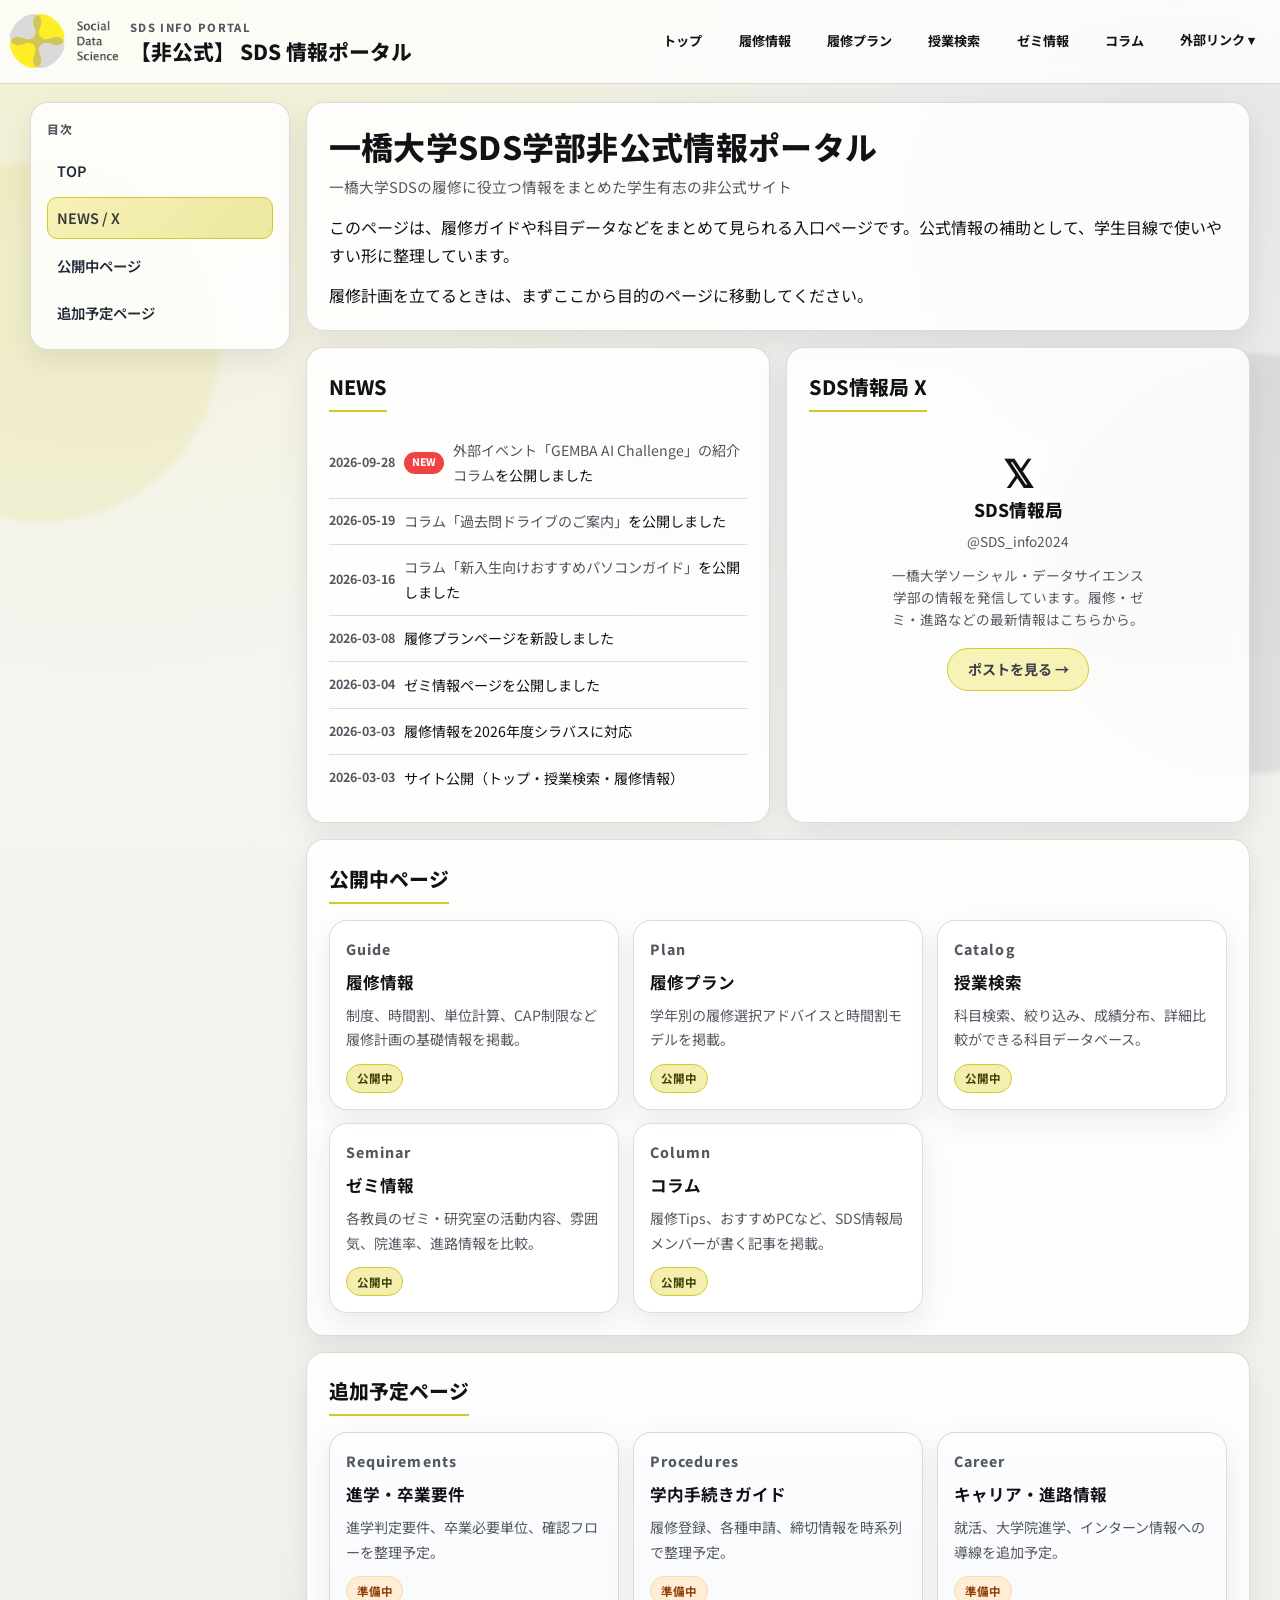
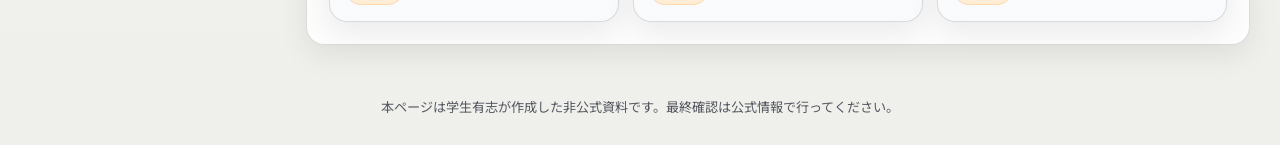
<file: docs/index.html>
<!DOCTYPE html>
<html lang="ja">
<head>
  <meta charset="UTF-8">
  <meta name="viewport" content="width=device-width, initial-scale=1.0">
  <title>SDS情報ポータル</title>
  <link rel="preconnect" href="https://fonts.googleapis.com">
  <link rel="preconnect" href="https://fonts.gstatic.com" crossorigin>
  <link href="https://fonts.googleapis.com/css2?family=Noto+Sans+JP:wght@400;500;700;800&display=swap" rel="stylesheet">
  <link rel="stylesheet" href="style.css">
</head>
<body>
  <header class="topbar">
    <div class="container topbar-inner">
      <a class="brand-home" href="index.html">
        <img class="site-logo" src="images/logo-sds.png" alt="SDSロゴ">
        <div class="brand-block">
          <p class="brand-kicker">SDS INFO PORTAL</p>
          <p class="brand-title"><span class="brand-unofficial">【非公式】 </span>SDS 情報ポータル</p>
        </div>
      </a>
      <button class="hamburger" type="button" aria-label="メニューを開く" aria-expanded="false">
        <span class="hamburger-line"></span>
        <span class="hamburger-line"></span>
        <span class="hamburger-line"></span>
      </button>
      <nav class="topbar-menu">
        <a class="topnav-link" href="index.html">トップ</a>
        <a class="topnav-link" href="rishu.html">履修情報</a>
        <a class="topnav-link" href="plan.html">履修プラン</a>
        <a class="topnav-link" href="courses.html">授業検索</a>
        <a class="topnav-link" href="zemi.html">ゼミ情報</a>
        <a class="topnav-link" href="columns.html">コラム</a>
        <div class="nav-dropdown">
          <button class="nav-dropdown-toggle" type="button">外部リンク ▾</button>
          <div class="nav-dropdown-menu">
            <a href="https://x.com/SDS_info2024" target="_blank" rel="noopener noreferrer">公式非公式X</a>
            <a href="https://www.sds.hit-u.ac.jp/" target="_blank" rel="noopener noreferrer">学部公式</a>
            <a href="https://cels.hit-u.ac.jp/" target="_blank" rel="noopener noreferrer">CELS</a>
          </div>
        </div>
      </nav>
    </div>
  </header>

  <div class="container wiki-layout">
    <aside class="wiki-sidebar">
      <p class="sidebar-title">目次</p>
      <nav class="sidebar-nav">
        <a href="#overview" class="nav-link active">TOP</a>
        <a href="#news-twitter" class="nav-link">NEWS / X</a>
        <a href="#pages" class="nav-link">公開中ページ</a>
        <a href="#upcoming" class="nav-link">追加予定ページ</a>
      </nav>
    </aside>

    <main class="wiki-main">
      <section id="overview" class="section article-section">
        <div class="article-head">
          <h1 class="article-title">一橋大学SDS学部非公式情報ポータル</h1>
          <p class="article-sub">一橋大学SDSの履修に役立つ情報をまとめた学生有志の非公式サイト</p>
        </div>

        <div class="intro-grid">
          <div class="intro-text">
            <p>このページは、履修ガイドや科目データなどをまとめて見られる入口ページです。公式情報の補助として、学生目線で使いやすい形に整理しています。</p>
            <p>履修計画を立てるときは、まずここから目的のページに移動してください。</p>
          </div>
          <aside class="infobox" aria-label="ポータル情報">
            <h2 class="infobox-title">ポータル情報</h2>
            <dl class="infobox-list">
              <dt>種別</dt>
              <dd>非公式履修ポータル</dd>
              <dt>公開中</dt>
              <dd>6ページ</dd>
              <dt>準備中</dt>
              <dd>3カテゴリ</dd>
              <dt>最終更新</dt>
              <dd>2026-09-28</dd>
            </dl>
          </aside>
        </div>
      </section>

      <section id="news-twitter" class="section news-twitter-section">
        <div class="news-twitter-grid">
          <div class="news-panel article-section">
            <h2 class="section-title">NEWS</h2>
            <ul class="news-list">
              <li class="news-item">
                <time class="news-date">2026-09-28</time>
                <span class="news-badge new">NEW</span>
                <span class="news-text"><a href="columns/gemba-ai-challenge.html">外部イベント「GEMBA AI Challenge」の紹介コラム</a>を公開しました</span>
              </li>
              <li class="news-item">
                <time class="news-date">2026-05-19</time>
                <span class="news-text"><a href="columns/kakomon.html">コラム「過去問ドライブのご案内」</a>を公開しました</span>
              </li>
              <li class="news-item">
                <time class="news-date">2026-03-16</time>
                <span class="news-text"><a href="columns/recommend-pc.html">コラム「新入生向けおすすめパソコンガイド」</a>を公開しました</span>
              </li>
              <li class="news-item">
                <time class="news-date">2026-03-08</time>
                <span class="news-text">履修プランページを新設しました</span>
              </li>
              <li class="news-item">
                <time class="news-date">2026-03-04</time>
                <span class="news-text">ゼミ情報ページを公開しました</span>
              </li>
              <li class="news-item">
                <time class="news-date">2026-03-03</time>
                <span class="news-text">履修情報を2026年度シラバスに対応</span>
              </li>
              <li class="news-item">
                <time class="news-date">2026-03-03</time>
                <span class="news-text">サイト公開（トップ・授業検索・履修情報）</span>
              </li>
            </ul>
          </div>
          <div class="twitter-panel article-section">
            <h2 class="section-title">SDS情報局 X</h2>
            <div class="x-profile-card">
              <div class="x-profile-icon">𝕏</div>
              <p class="x-profile-name">SDS情報局</p>
              <p class="x-profile-handle">@SDS_info2024</p>
              <p class="x-profile-desc">一橋大学ソーシャル・データサイエンス学部の情報を発信しています。履修・ゼミ・進路などの最新情報はこちらから。</p>
              <a class="x-profile-btn" href="https://x.com/SDS_info2024" target="_blank" rel="noopener noreferrer">ポストを見る →</a>
            </div>
          </div>
        </div>
      </section>

      <section id="pages" class="section article-section">
        <h2 class="section-title">公開中ページ</h2>
        <div class="directory-grid">
          <a class="directory-card directory-card-linkbox" href="rishu.html">
            <p class="directory-label">Guide</p>
            <h3>履修情報</h3>
            <p>制度、時間割、単位計算、CAP制限など履修計画の基礎情報を掲載。</p>
            <div class="card-footer">
              <span class="status-badge live">公開中</span>
            </div>
          </a>
          <a class="directory-card directory-card-linkbox" href="plan.html">
            <p class="directory-label">Plan</p>
            <h3>履修プラン</h3>
            <p>学年別の履修選択アドバイスと時間割モデルを掲載。</p>
            <div class="card-footer">
              <span class="status-badge live">公開中</span>
            </div>
          </a>
          <a class="directory-card directory-card-linkbox" href="courses.html">
            <p class="directory-label">Catalog</p>
            <h3>授業検索</h3>
            <p>科目検索、絞り込み、成績分布、詳細比較ができる科目データベース。</p>
            <div class="card-footer">
              <span class="status-badge live">公開中</span>
            </div>
          </a>
          <a class="directory-card directory-card-linkbox" href="zemi.html">
            <p class="directory-label">Seminar</p>
            <h3>ゼミ情報</h3>
            <p>各教員のゼミ・研究室の活動内容、雰囲気、院進率、進路情報を比較。</p>
            <div class="card-footer">
              <span class="status-badge live">公開中</span>
            </div>
          </a>
          <a class="directory-card directory-card-linkbox" href="columns.html">
            <p class="directory-label">Column</p>
            <h3>コラム</h3>
            <p>履修Tips、おすすめPCなど、SDS情報局メンバーが書く記事を掲載。</p>
            <div class="card-footer">
              <span class="status-badge live">公開中</span>
            </div>
          </a>
        </div>
      </section>

      <section id="upcoming" class="section article-section">
        <h2 class="section-title">追加予定ページ</h2>
        <div class="directory-grid">
          <article class="directory-card disabled">
            <p class="directory-label">Requirements</p>
            <h3>進学・卒業要件</h3>
            <p>進学判定要件、卒業必要単位、確認フローを整理予定。</p>
            <div class="card-footer"><span class="status-badge soon">準備中</span></div>
          </article>
          <article class="directory-card disabled">
            <p class="directory-label">Procedures</p>
            <h3>学内手続きガイド</h3>
            <p>履修登録、各種申請、締切情報を時系列で整理予定。</p>
            <div class="card-footer"><span class="status-badge soon">準備中</span></div>
          </article>
          <article class="directory-card disabled">
            <p class="directory-label">Career</p>
            <h3>キャリア・進路情報</h3>
            <p>就活、大学院進学、インターン情報への導線を追加予定。</p>
            <div class="card-footer"><span class="status-badge soon">準備中</span></div>
          </article>
        </div>
      </section>
    </main>
  </div>

  <footer class="footer">
    <div class="container">
      <p>本ページは学生有志が作成した非公式資料です。最終確認は公式情報で行ってください。</p>
    </div>
  </footer>
  <script src="app.js"></script>
</body>
</html>
</file>
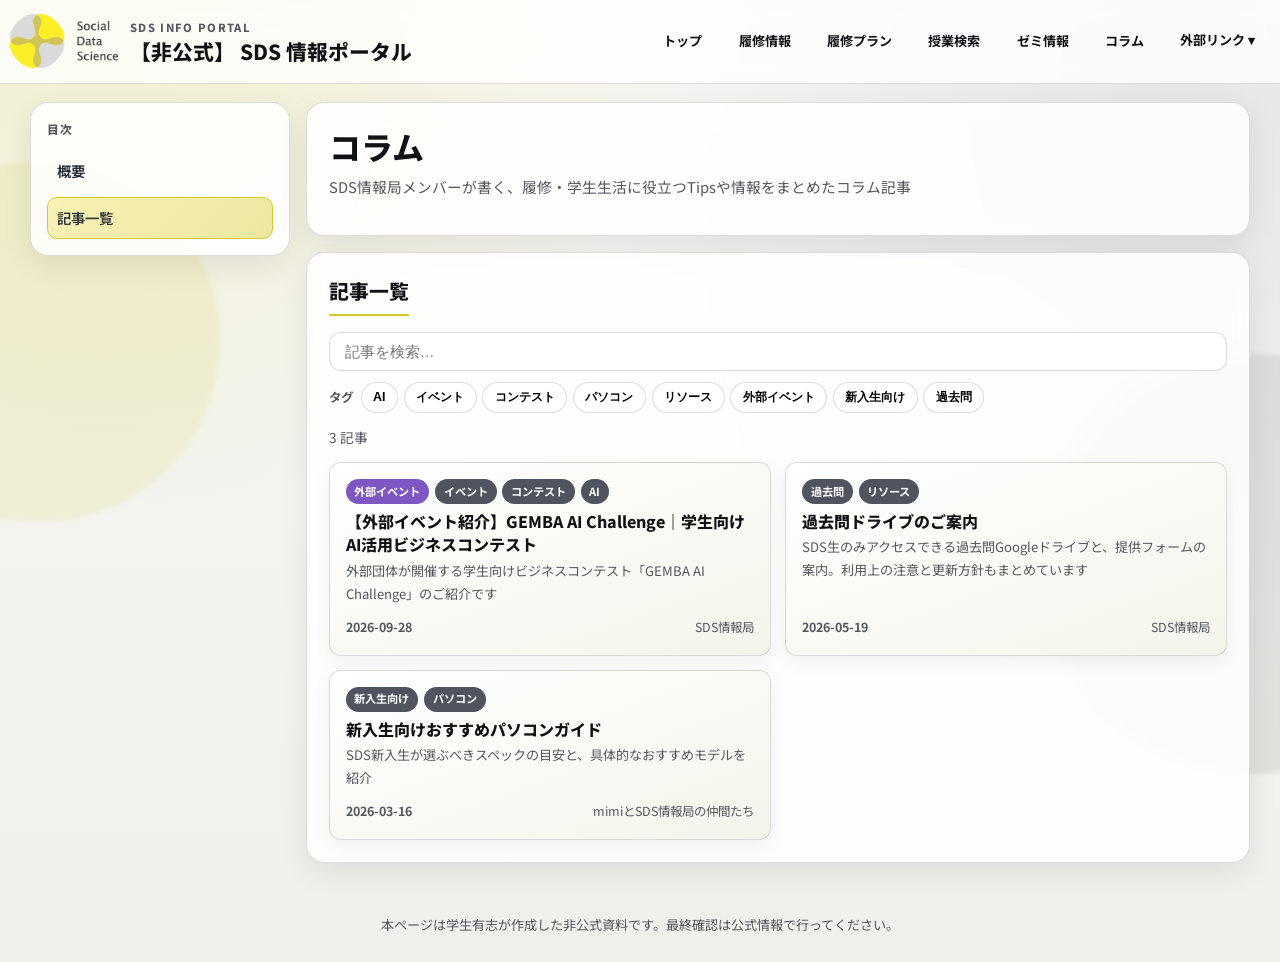
<file: docs/columns.html>
<!DOCTYPE html>
<html lang="ja">
<head>
  <meta charset="UTF-8">
  <meta name="viewport" content="width=device-width, initial-scale=1.0">
  <title>コラム | SDS情報ポータル</title>
  <link rel="preconnect" href="https://fonts.googleapis.com">
  <link rel="preconnect" href="https://fonts.gstatic.com" crossorigin>
  <link href="https://fonts.googleapis.com/css2?family=Noto+Sans+JP:wght@400;500;700;800&display=swap" rel="stylesheet">
  <link rel="stylesheet" href="style.css">
</head>
<body>
  <header class="topbar">
    <div class="container topbar-inner">
      <a class="brand-home" href="index.html">
        <img class="site-logo" src="images/logo-sds.png" alt="SDSロゴ">
        <div class="brand-block">
          <p class="brand-kicker">SDS INFO PORTAL</p>
          <p class="brand-title"><span class="brand-unofficial">【非公式】 </span>SDS 情報ポータル</p>
        </div>
      </a>
      <button class="hamburger" type="button" aria-label="メニューを開く" aria-expanded="false">
        <span class="hamburger-line"></span>
        <span class="hamburger-line"></span>
        <span class="hamburger-line"></span>
      </button>
      <nav class="topbar-menu">
        <a class="topnav-link" href="index.html">トップ</a>
        <a class="topnav-link" href="rishu.html">履修情報</a>
        <a class="topnav-link" href="plan.html">履修プラン</a>
        <a class="topnav-link" href="courses.html">授業検索</a>
        <a class="topnav-link" href="zemi.html">ゼミ情報</a>
        <a class="topnav-link" href="columns.html">コラム</a>
        <div class="nav-dropdown">
          <button class="nav-dropdown-toggle" type="button">外部リンク ▾</button>
          <div class="nav-dropdown-menu">
            <a href="https://x.com/SDS_info2024" target="_blank" rel="noopener noreferrer">公式非公式X</a>
            <a href="https://www.sds.hit-u.ac.jp/" target="_blank" rel="noopener noreferrer">学部公式</a>
            <a href="https://cels.hit-u.ac.jp/" target="_blank" rel="noopener noreferrer">CELS</a>
          </div>
        </div>
      </nav>
    </div>
  </header>

  <div class="container wiki-layout">
    <aside class="wiki-sidebar">
      <p class="sidebar-title">目次</p>
      <nav class="sidebar-nav">
        <a href="#overview" class="nav-link active">概要</a>
        <a href="#column-list" class="nav-link">記事一覧</a>
      </nav>
    </aside>

    <main class="wiki-main">
      <section id="overview" class="section article-section">
        <div class="article-head">
          <h1 class="article-title">コラム</h1>
          <p class="article-sub">SDS情報局メンバーが書く、履修・学生生活に役立つTipsや情報をまとめたコラム記事</p>
        </div>
      </section>

      <section id="column-list" class="section article-section">
        <h2 class="section-title">記事一覧</h2>
        <div class="filter-bar">
          <input type="text" class="search-input" id="column-search" placeholder="記事を検索…">
          <div class="filter-group">
            <span class="filter-label">タグ</span>
            <div class="category-filters" id="column-tag-filters"></div>
          </div>
        </div>
        <p class="result-count" id="column-count"></p>
        <div class="column-grid" id="column-grid">
          <p class="loading">記事を読み込み中…</p>
        </div>
      </section>
    </main>
  </div>

  <footer class="footer">
    <div class="container">
      <p>本ページは学生有志が作成した非公式資料です。最終確認は公式情報で行ってください。</p>
    </div>
  </footer>
  <script src="app.js"></script>
</body>
</html>
</file>
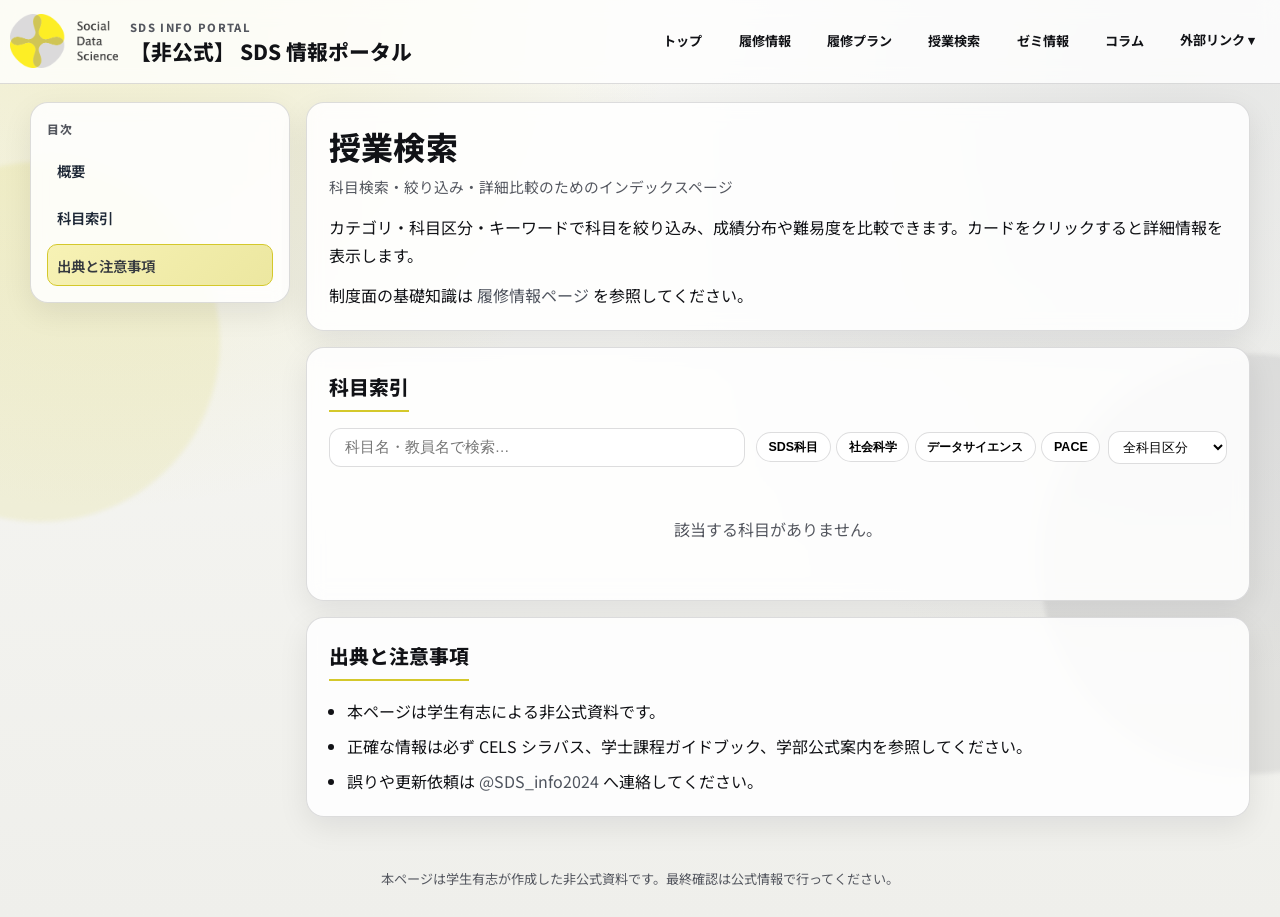
<file: docs/courses.html>
<!DOCTYPE html>
<html lang="ja">
<head>
  <meta charset="UTF-8">
  <meta name="viewport" content="width=device-width, initial-scale=1.0">
  <title>科目ページ | SDS情報ポータル</title>
  <link rel="preconnect" href="https://fonts.googleapis.com">
  <link rel="preconnect" href="https://fonts.gstatic.com" crossorigin>
  <link href="https://fonts.googleapis.com/css2?family=Noto+Sans+JP:wght@400;500;700;800&display=swap" rel="stylesheet">
  <link rel="stylesheet" href="style.css">
</head>
<body>
  <header class="topbar">
    <div class="container topbar-inner">
      <a class="brand-home" href="index.html">
        <img class="site-logo" src="images/logo-sds.png" alt="SDSロゴ">
        <div class="brand-block">
          <p class="brand-kicker">SDS INFO PORTAL</p>
          <p class="brand-title"><span class="brand-unofficial">【非公式】 </span>SDS 情報ポータル</p>
        </div>
      </a>
      <button class="hamburger" type="button" aria-label="メニューを開く" aria-expanded="false">
        <span class="hamburger-line"></span>
        <span class="hamburger-line"></span>
        <span class="hamburger-line"></span>
      </button>
      <nav class="topbar-menu">
        <a class="topnav-link" href="index.html">トップ</a>
        <a class="topnav-link" href="rishu.html">履修情報</a>
        <a class="topnav-link" href="plan.html">履修プラン</a>
        <a class="topnav-link" href="courses.html">授業検索</a>
        <a class="topnav-link" href="zemi.html">ゼミ情報</a>
        <a class="topnav-link" href="columns.html">コラム</a>
        <div class="nav-dropdown">
          <button class="nav-dropdown-toggle" type="button">外部リンク ▾</button>
          <div class="nav-dropdown-menu">
            <a href="https://x.com/SDS_info2024" target="_blank" rel="noopener noreferrer">公式非公式X</a>
            <a href="https://www.sds.hit-u.ac.jp/" target="_blank" rel="noopener noreferrer">学部公式</a>
            <a href="https://cels.hit-u.ac.jp/" target="_blank" rel="noopener noreferrer">CELS</a>
          </div>
        </div>
      </nav>
    </div>
  </header>

  <div class="container wiki-layout">
    <aside class="wiki-sidebar">
      <p class="sidebar-title">目次</p>
      <nav class="sidebar-nav">
        <a href="#overview" class="nav-link active">概要</a>
        <a href="#courses" class="nav-link">科目索引</a>
        <a href="#sources" class="nav-link">出典と注意事項</a>
      </nav>
    </aside>

    <main class="wiki-main">
      <section id="overview" class="section article-section">
        <div class="article-head">
          <h1 class="article-title">授業検索</h1>
          <p class="article-sub">科目検索・絞り込み・詳細比較のためのインデックスページ</p>
        </div>
        <div class="intro-grid">
          <div class="intro-text">
            <p>カテゴリ・科目区分・キーワードで科目を絞り込み、成績分布や難易度を比較できます。カードをクリックすると詳細情報を表示します。</p>
            <p>制度面の基礎知識は <a href="rishu.html">履修情報ページ</a> を参照してください。</p>
          </div>
          <aside class="infobox" aria-label="ページ情報">
            <h2 class="infobox-title">ページ情報</h2>
            <dl class="infobox-list">
              <dt>ページ種別</dt>
              <dd>科目索引</dd>
              <dt>主な用途</dt>
              <dd>科目比較・検索</dd>
              <dt>データ元</dt>
              <dd>courses.csv</dd>
            </dl>
          </aside> 
        </div>
      </section>

      <section id="courses" class="section article-section">
        <h2 class="section-title">科目索引</h2>

        <div class="filter-bar">
          <input type="text" id="search" class="search-input" placeholder="科目名・教員名で検索…">
          <div class="filter-group">
            <div class="category-filters" id="category-filters"></div>
            <select id="kubun-filter" class="filter-select">
              <option value="">全科目区分</option>
              <option value="学部導入科目">学部導入科目</option>
              <option value="学部基礎科目">学部基礎科目</option>
              <option value="学部発展科目">学部発展科目</option>
              <option value="ゼミ関連">ゼミ関連</option>
              <option value="全学共通科目">全学共通科目</option>
            </select>
          </div>
        </div>

        <p class="result-count" id="result-count"></p>

        <div class="card-grid" id="card-grid">
          <p class="loading">読み込み中…</p>
        </div>
      </section>

      <section id="sources" class="section article-section">
        <h2 class="section-title">出典と注意事項</h2>
        <ul class="source-list">
          <li>本ページは学生有志による非公式資料です。</li>
          <li>正確な情報は必ず CELS シラバス、学士課程ガイドブック、学部公式案内を参照してください。</li>
          <li>誤りや更新依頼は <a href="https://x.com/SDS_info2024" target="_blank" rel="noopener noreferrer">@SDS_info2024</a> へ連絡してください。</li>
        </ul>
      </section>
    </main>
  </div>

  <div class="modal-overlay" id="modal-overlay">
    <div class="modal" id="modal" role="dialog" aria-modal="true" aria-label="科目詳細">
      <button class="modal-close" id="modal-close" aria-label="閉じる">&times;</button>
      <div class="modal-body" id="modal-body"></div>
    </div>
  </div>

  <footer class="footer">
    <div class="container">
      <p>本ページは学生有志が作成した非公式資料です。最終確認は公式情報で行ってください。</p>
    </div>
  </footer>

  <script src="app.js"></script>
</body>
</html>
</file>
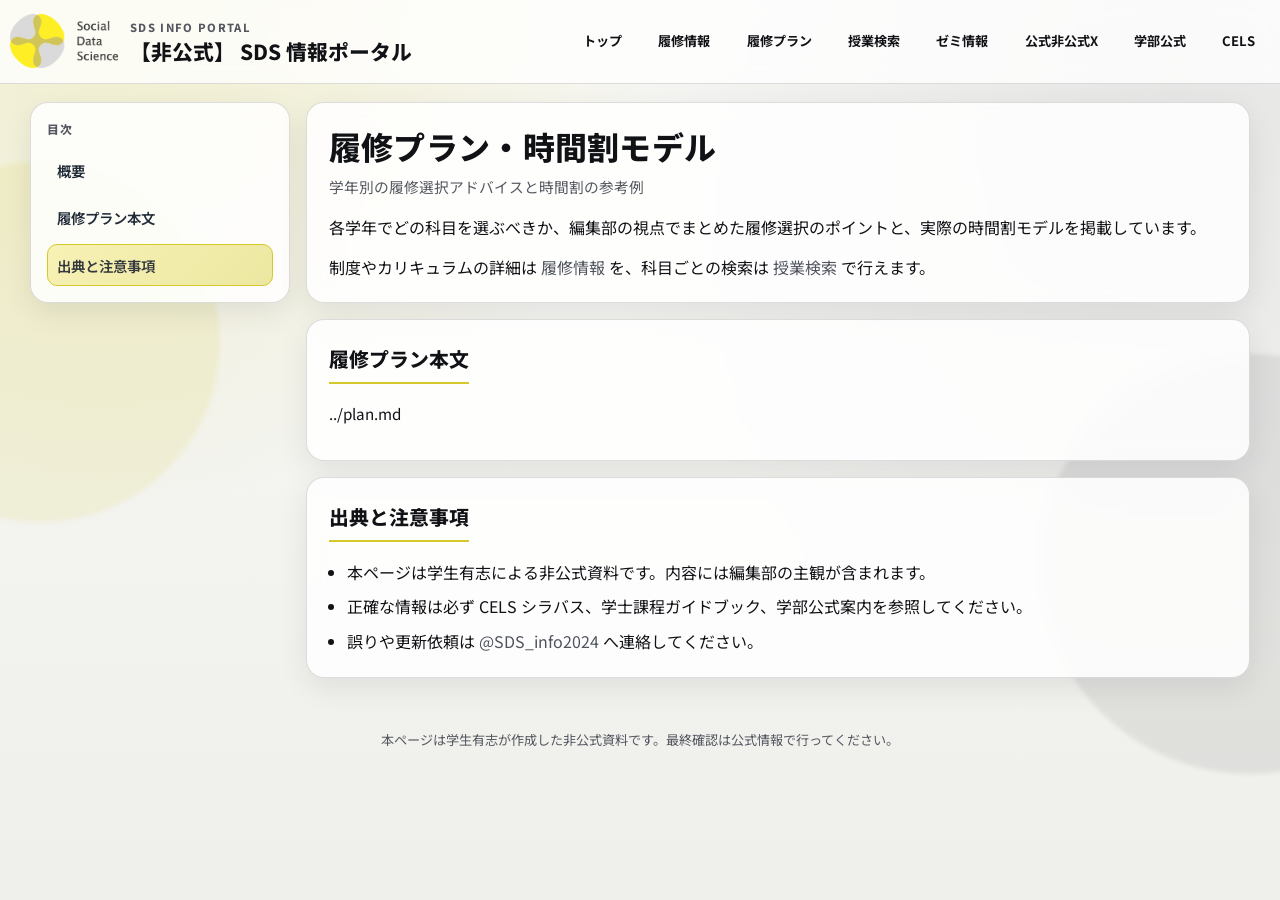
<file: docs/plan.html>
<!DOCTYPE html>
<html lang="ja">
<head>
  <meta charset="UTF-8">
  <meta name="viewport" content="width=device-width, initial-scale=1.0">
  <title>履修プラン | SDS情報ポータル</title>
  <link rel="preconnect" href="https://fonts.googleapis.com">
  <link rel="preconnect" href="https://fonts.gstatic.com" crossorigin>
  <link href="https://fonts.googleapis.com/css2?family=Noto+Sans+JP:wght@400;500;700;800&display=swap" rel="stylesheet">
  <link rel="stylesheet" href="style.css">
</head>
<body>
  <header class="topbar">
    <div class="container topbar-inner">
      <a class="brand-home" href="index.html">
        <img class="site-logo" src="images/logo-sds.png" alt="SDSロゴ">
        <div class="brand-block">
          <p class="brand-kicker">SDS INFO PORTAL</p>
          <p class="brand-title"><span class="brand-unofficial">【非公式】 </span>SDS 情報ポータル</p>
        </div>
      </a>
      <button class="hamburger" type="button" aria-label="メニューを開く" aria-expanded="false">
        <span class="hamburger-line"></span>
        <span class="hamburger-line"></span>
        <span class="hamburger-line"></span>
      </button>
      <nav class="topbar-menu">
        <a class="topnav-link" href="index.html">トップ</a>
        <a class="topnav-link" href="rishu.html">履修情報</a>
        <a class="topnav-link" href="plan.html">履修プラン</a>
        <a class="topnav-link" href="courses.html">授業検索</a>
        <a class="topnav-link" href="zemi.html">ゼミ情報</a>
        <a class="topnav-link" href="https://x.com/SDS_info2024" target="_blank" rel="noopener noreferrer">公式非公式X</a>
        <a class="topnav-link" href="https://www.sds.hit-u.ac.jp/" target="_blank" rel="noopener noreferrer">学部公式</a>
        <a class="topnav-link" href="https://cels.hit-u.ac.jp/" target="_blank" rel="noopener noreferrer">CELS</a>
      </nav>
    </div>
  </header>

  <div class="container wiki-layout">
    <aside class="wiki-sidebar">
      <p class="sidebar-title">目次</p>
      <nav class="sidebar-nav">
        <a href="#overview" class="nav-link active">概要</a>
        <a href="#plan" class="nav-link">履修プラン本文</a>
        <a href="#sources" class="nav-link">出典と注意事項</a>
      </nav>
    </aside>

    <main class="wiki-main">
      <section id="overview" class="section article-section">
        <div class="article-head">
          <h1 class="article-title">履修プラン・時間割モデル</h1>
          <p class="article-sub">学年別の履修選択アドバイスと時間割の参考例</p>
        </div>
        <div class="intro-grid">
          <div class="intro-text">
            <p>各学年でどの科目を選ぶべきか、編集部の視点でまとめた履修選択のポイントと、実際の時間割モデルを掲載しています。</p>
            <p>制度やカリキュラムの詳細は <a href="rishu.html">履修情報</a> を、科目ごとの検索は <a href="courses.html">授業検索</a> で行えます。</p>
          </div>
          <aside class="infobox" aria-label="ページ情報">
            <h2 class="infobox-title">ページ情報</h2>
            <dl class="infobox-list">
              <dt>ページ種別</dt>
              <dd>履修プラン</dd>
              <dt>主な用途</dt>
              <dd>履修選択の参考</dd>
              <dt>データ元</dt>
              <dd>plan.md</dd>
            </dl>
          </aside>
        </div>
      </section>

      <section id="plan" class="section section-guide article-section">
        <h2 class="section-title">履修プラン本文</h2>
        <div class="guide-content" id="plan-content">
          <p class="loading">読み込み中…</p>
        </div>
      </section>

      <section id="sources" class="section article-section">
        <h2 class="section-title">出典と注意事項</h2>
        <ul class="source-list">
          <li>本ページは学生有志による非公式資料です。内容には編集部の主観が含まれます。</li>
          <li>正確な情報は必ず CELS シラバス、学士課程ガイドブック、学部公式案内を参照してください。</li>
          <li>誤りや更新依頼は <a href="https://x.com/SDS_info2024" target="_blank" rel="noopener noreferrer">@SDS_info2024</a> へ連絡してください。</li>
        </ul>
      </section>
    </main>
  </div>

  <footer class="footer">
    <div class="container">
      <p>本ページは学生有志が作成した非公式資料です。最終確認は公式情報で行ってください。</p>
    </div>
  </footer>

  <script src="app.js"></script>
</body>
</html>
</file>
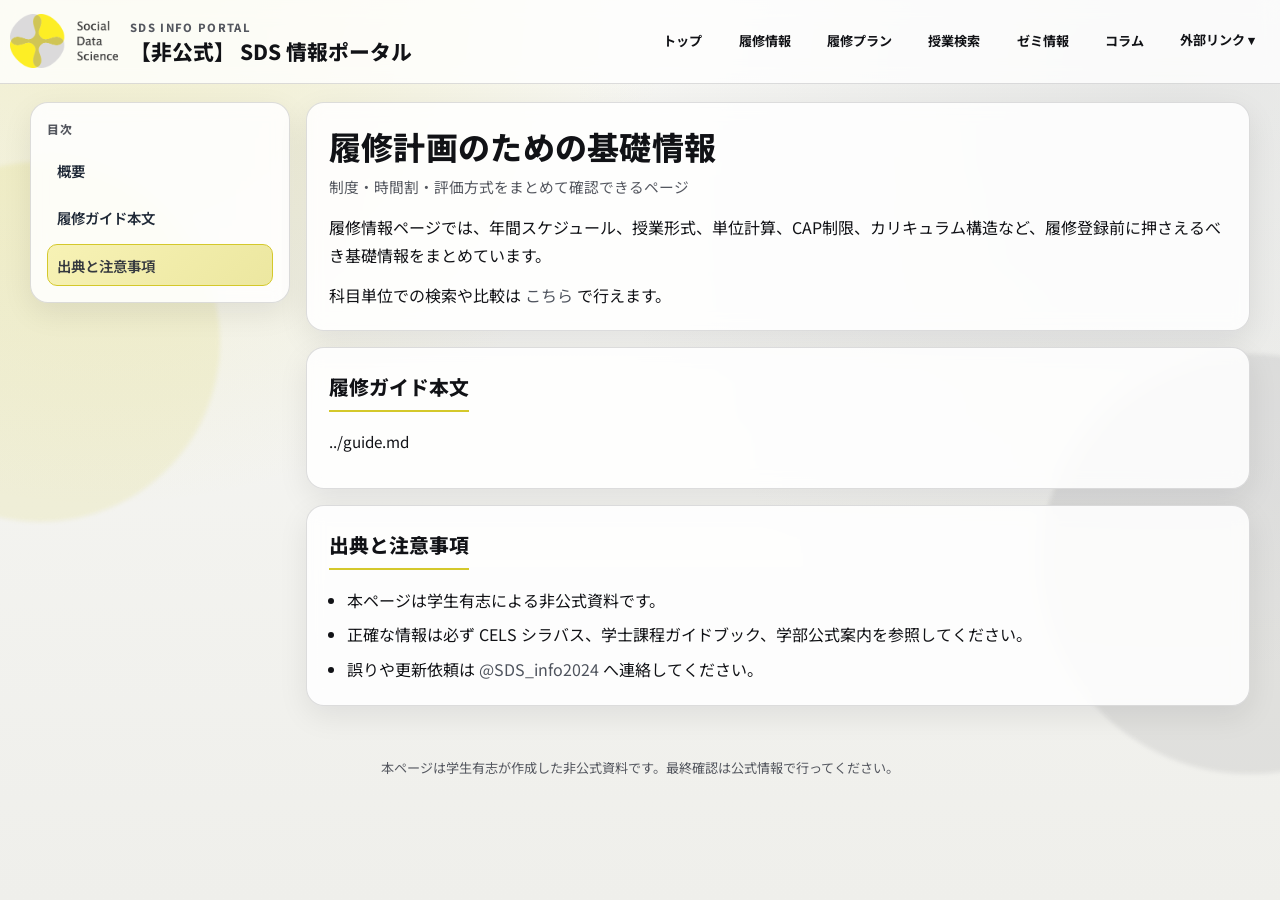
<file: docs/rishu.html>
<!DOCTYPE html>
<html lang="ja">
<head>
  <meta charset="UTF-8">
  <meta name="viewport" content="width=device-width, initial-scale=1.0">
  <title>履修情報 | SDS情報ポータル</title>
  <link rel="preconnect" href="https://fonts.googleapis.com">
  <link rel="preconnect" href="https://fonts.gstatic.com" crossorigin>
  <link href="https://fonts.googleapis.com/css2?family=Noto+Sans+JP:wght@400;500;700;800&display=swap" rel="stylesheet">
  <link rel="stylesheet" href="style.css">
</head>
<body>
  <header class="topbar">
    <div class="container topbar-inner">
      <a class="brand-home" href="index.html">
        <img class="site-logo" src="images/logo-sds.png" alt="SDSロゴ">
        <div class="brand-block">
          <p class="brand-kicker">SDS INFO PORTAL</p>
          <p class="brand-title"><span class="brand-unofficial">【非公式】 </span>SDS 情報ポータル</p>
        </div>
      </a>
      <button class="hamburger" type="button" aria-label="メニューを開く" aria-expanded="false">
        <span class="hamburger-line"></span>
        <span class="hamburger-line"></span>
        <span class="hamburger-line"></span>
      </button>
      <nav class="topbar-menu">
        <a class="topnav-link" href="index.html">トップ</a>
        <a class="topnav-link" href="rishu.html">履修情報</a>
        <a class="topnav-link" href="plan.html">履修プラン</a>
        <a class="topnav-link" href="courses.html">授業検索</a>
        <a class="topnav-link" href="zemi.html">ゼミ情報</a>
        <a class="topnav-link" href="columns.html">コラム</a>
        <div class="nav-dropdown">
          <button class="nav-dropdown-toggle" type="button">外部リンク ▾</button>
          <div class="nav-dropdown-menu">
            <a href="https://x.com/SDS_info2024" target="_blank" rel="noopener noreferrer">公式非公式X</a>
            <a href="https://www.sds.hit-u.ac.jp/" target="_blank" rel="noopener noreferrer">学部公式</a>
            <a href="https://cels.hit-u.ac.jp/" target="_blank" rel="noopener noreferrer">CELS</a>
          </div>
        </div>
      </nav>
    </div>
  </header>

  <div class="container wiki-layout">
    <aside class="wiki-sidebar">
      <p class="sidebar-title">目次</p>
      <nav class="sidebar-nav">
        <a href="#overview" class="nav-link active">概要</a>
        <a href="#guide" class="nav-link">履修ガイド本文</a>
        <a href="#sources" class="nav-link">出典と注意事項</a>
      </nav>
    </aside>

    <main class="wiki-main">
      <section id="overview" class="section article-section">
        <div class="article-head">
          <h1 class="article-title">履修計画のための基礎情報</h1>
          <p class="article-sub">制度・時間割・評価方式をまとめて確認できるページ</p>
        </div>
        <div class="intro-grid">
          <div class="intro-text">
            <p>履修情報ページでは、年間スケジュール、授業形式、単位計算、CAP制限、カリキュラム構造など、履修登録前に押さえるべき基礎情報をまとめています。</p>
            <p>科目単位での検索や比較は <a href="courses.html">こちら</a> で行えます。</p>
          </div>
          <aside class="infobox" aria-label="ページ情報">
            <h2 class="infobox-title">ページ情報</h2>
            <dl class="infobox-list">
              <dt>ページ種別</dt>
              <dd>履修ガイド</dd>
              <dt>主な用途</dt>
              <dd>履修計画の確認</dd>
              <dt>データ元</dt>
              <dd>guide.md</dd>
            </dl>
          </aside>
        </div>
      </section>

      <section id="guide" class="section section-guide article-section">
        <h2 class="section-title">履修ガイド本文</h2>
        <div class="guide-content" id="guide-content">
          <p class="loading">読み込み中…</p>
        </div>
      </section>

      <section id="sources" class="section article-section">
        <h2 class="section-title">出典と注意事項</h2>
        <ul class="source-list">
          <li>本ページは学生有志による非公式資料です。</li>
          <li>正確な情報は必ず CELS シラバス、学士課程ガイドブック、学部公式案内を参照してください。</li>
          <li>誤りや更新依頼は <a href="https://x.com/SDS_info2024" target="_blank" rel="noopener noreferrer">@SDS_info2024</a> へ連絡してください。</li>
        </ul>
      </section>
    </main>
  </div>

  <footer class="footer">
    <div class="container">
      <p>本ページは学生有志が作成した非公式資料です。最終確認は公式情報で行ってください。</p>
    </div>
  </footer>

  <script src="app.js"></script>
</body>
</html>
</file>
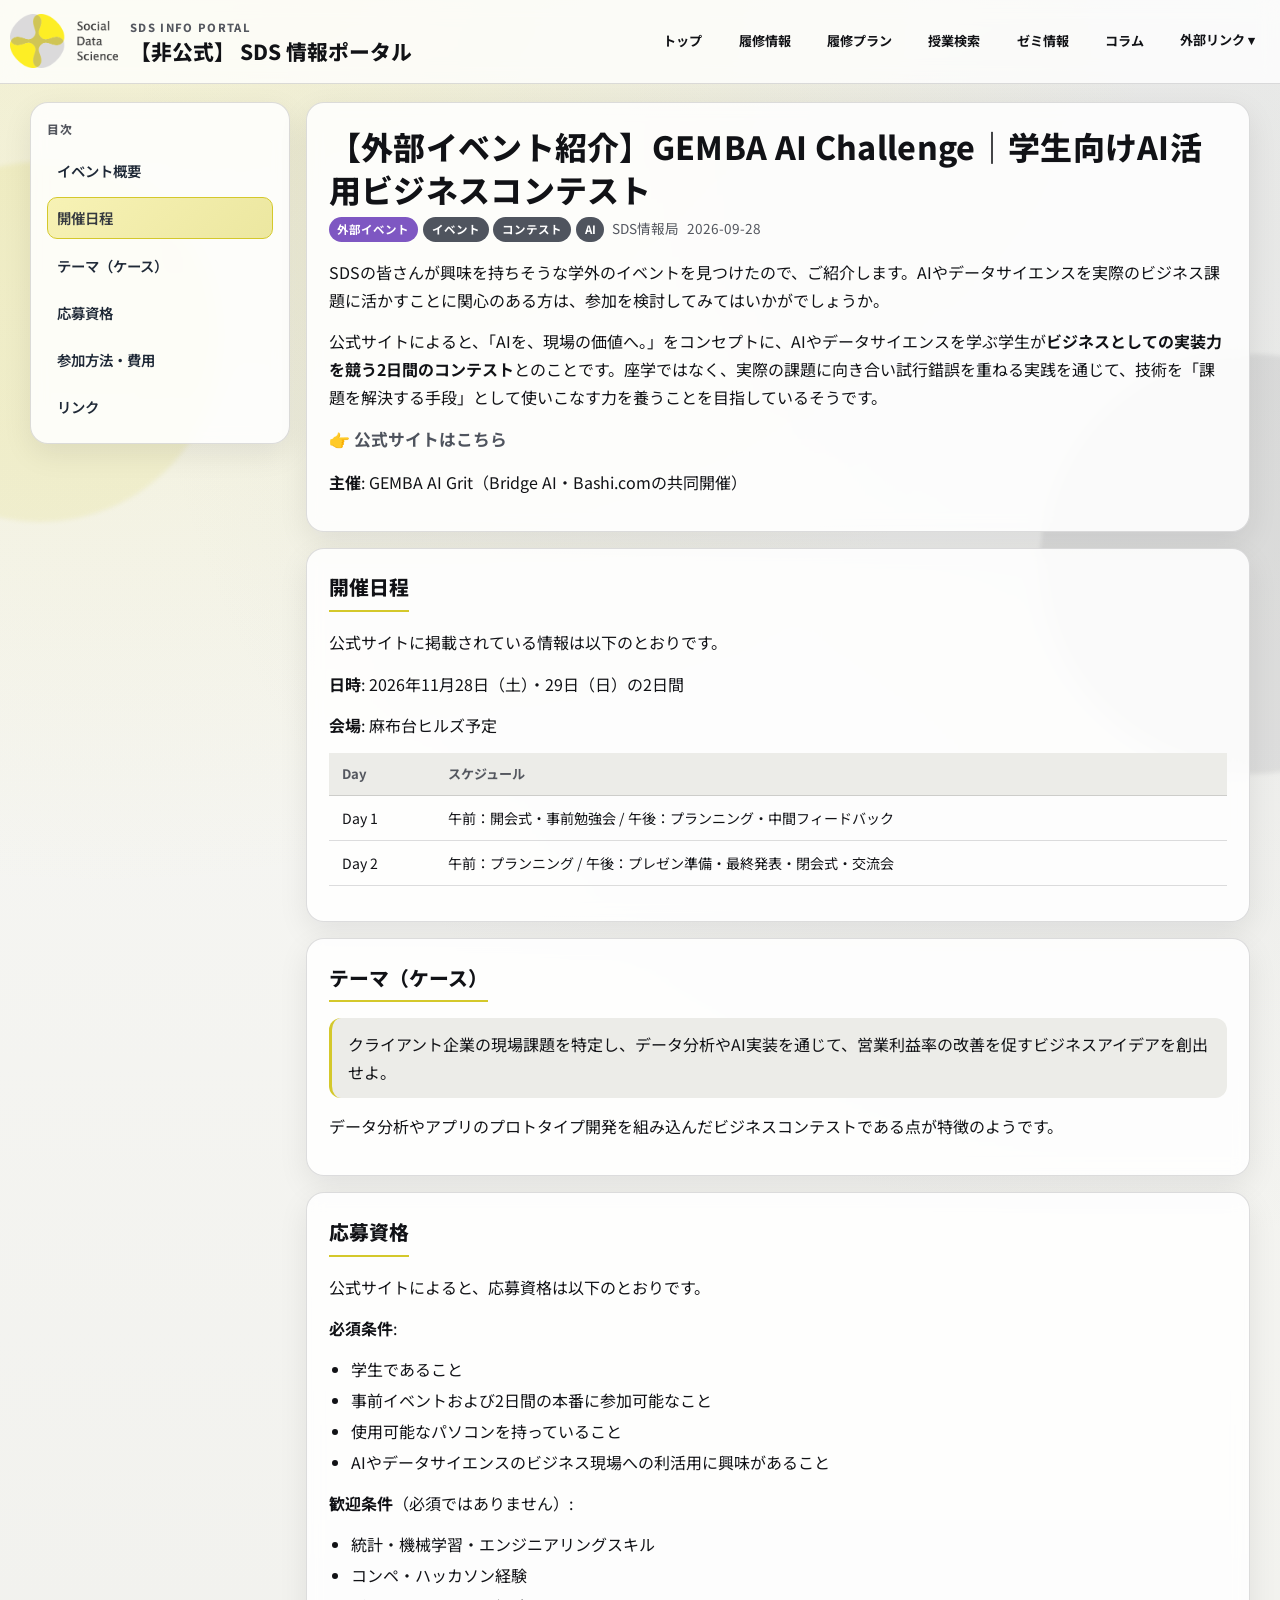
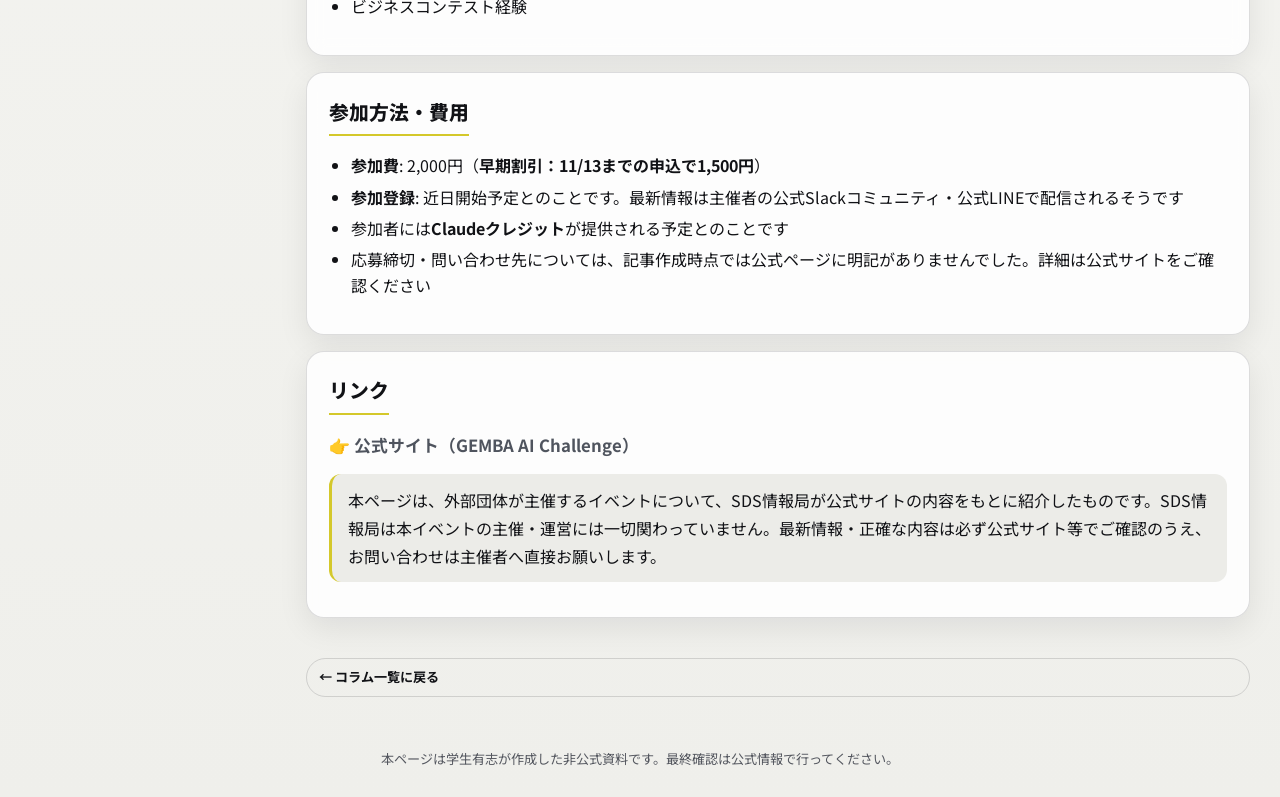
<file: docs/columns/gemba-ai-challenge.html>
<!DOCTYPE html>
<html lang="ja">
<head>
  <meta charset="UTF-8">
  <meta name="viewport" content="width=device-width, initial-scale=1.0">
  <title>【外部イベント紹介】GEMBA AI Challenge｜学生向けAI活用ビジネスコンテスト | SDS情報ポータル</title>
  <link rel="preconnect" href="https://fonts.googleapis.com">
  <link rel="preconnect" href="https://fonts.gstatic.com" crossorigin>
  <link href="https://fonts.googleapis.com/css2?family=Noto+Sans+JP:wght@400;500;700;800&display=swap" rel="stylesheet">
  <link rel="stylesheet" href="../style.css">
</head>
<body>
  <header class="topbar">
    <div class="container topbar-inner">
      <a class="brand-home" href="../index.html">
        <img class="site-logo" src="../images/logo-sds.png" alt="SDSロゴ">
        <div class="brand-block">
          <p class="brand-kicker">SDS INFO PORTAL</p>
          <p class="brand-title"><span class="brand-unofficial">【非公式】 </span>SDS 情報ポータル</p>
        </div>
      </a>
      <button class="hamburger" type="button" aria-label="メニューを開く" aria-expanded="false">
        <span class="hamburger-line"></span>
        <span class="hamburger-line"></span>
        <span class="hamburger-line"></span>
      </button>
      <nav class="topbar-menu">
        <a class="topnav-link" href="../index.html">トップ</a>
        <a class="topnav-link" href="../rishu.html">履修情報</a>
        <a class="topnav-link" href="../plan.html">履修プラン</a>
        <a class="topnav-link" href="../courses.html">授業検索</a>
        <a class="topnav-link" href="../zemi.html">ゼミ情報</a>
        <a class="topnav-link" href="../columns.html">コラム</a>
        <div class="nav-dropdown">
          <button class="nav-dropdown-toggle" type="button">外部リンク ▾</button>
          <div class="nav-dropdown-menu">
            <a href="https://x.com/SDS_info2024" target="_blank" rel="noopener noreferrer">公式非公式X</a>
            <a href="https://www.sds.hit-u.ac.jp/" target="_blank" rel="noopener noreferrer">学部公式</a>
            <a href="https://cels.hit-u.ac.jp/" target="_blank" rel="noopener noreferrer">CELS</a>
          </div>
        </div>
      </nav>
    </div>
  </header>

  <div class="container wiki-layout">
    <aside class="wiki-sidebar">
      <p class="sidebar-title">目次</p>
      <nav class="sidebar-nav">
        <a href="#intro" class="nav-link active">イベント概要</a>
        <a href="#schedule" class="nav-link">開催日程</a>
        <a href="#theme" class="nav-link">テーマ（ケース）</a>
        <a href="#eligibility" class="nav-link">応募資格</a>
        <a href="#howto" class="nav-link">参加方法・費用</a>
        <a href="#links" class="nav-link">リンク</a>
      </nav>
    </aside>

    <main class="wiki-main">
      <section id="intro" class="section article-section column-article-body">
        <div class="article-head">
          <h1 class="article-title">【外部イベント紹介】GEMBA AI Challenge｜学生向けAI活用ビジネスコンテスト</h1>
          <div class="column-article-meta">
            <div class="column-article-tags">
              <span class="column-article-tag tag-external">外部イベント</span>
              <span class="column-article-tag">イベント</span>
              <span class="column-article-tag">コンテスト</span>
              <span class="column-article-tag">AI</span>
            </div>
            <span>SDS情報局</span>
            <time>2026-09-28</time>
          </div>
        </div>

        <p>SDSの皆さんが興味を持ちそうな学外のイベントを見つけたので、ご紹介します。AIやデータサイエンスを実際のビジネス課題に活かすことに関心のある方は、参加を検討してみてはいかがでしょうか。</p>

        <p>公式サイトによると、「AIを、現場の価値へ。」をコンセプトに、AIやデータサイエンスを学ぶ学生が<strong>ビジネスとしての実装力を競う2日間のコンテスト</strong>とのことです。座学ではなく、実際の課題に向き合い試行錯誤を重ねる実践を通じて、技術を「課題を解決する手段」として使いこなす力を養うことを目指しているそうです。</p>

        <p style="font-size:1.05rem;">👉 <a href="https://bri-dge-ai.github.io/ai-business-contest-lp/" target="_blank" rel="noopener noreferrer"><strong>公式サイトはこちら</strong></a></p>

        <p><strong>主催</strong>: GEMBA AI Grit（Bridge AI・Bashi.comの共同開催）</p>
      </section>

      <section id="schedule" class="section article-section column-article-body">
        <h2 class="section-title">開催日程</h2>
        <p>公式サイトに掲載されている情報は以下のとおりです。</p>
        <p><strong>日時</strong>: 2026年11月28日（土）・29日（日）の2日間</p>
        <p><strong>会場</strong>: 麻布台ヒルズ予定</p>

        <div style="overflow-x:auto;">
          <table>
            <thead>
              <tr><th>Day</th><th>スケジュール</th></tr>
            </thead>
            <tbody>
              <tr><td>Day 1</td><td>午前：開会式・事前勉強会 / 午後：プランニング・中間フィードバック</td></tr>
              <tr><td>Day 2</td><td>午前：プランニング / 午後：プレゼン準備・最終発表・閉会式・交流会</td></tr>
            </tbody>
          </table>
        </div>
      </section>

      <section id="theme" class="section article-section column-article-body">
        <h2 class="section-title">テーマ（ケース）</h2>
        <blockquote>
          <p>クライアント企業の現場課題を特定し、データ分析やAI実装を通じて、営業利益率の改善を促すビジネスアイデアを創出せよ。</p>
        </blockquote>
        <p>データ分析やアプリのプロトタイプ開発を組み込んだビジネスコンテストである点が特徴のようです。</p>
      </section>

      <section id="eligibility" class="section article-section column-article-body">
        <h2 class="section-title">応募資格</h2>
        <p>公式サイトによると、応募資格は以下のとおりです。</p>
        <p><strong>必須条件</strong>:</p>
        <ul>
          <li>学生であること</li>
          <li>事前イベントおよび2日間の本番に参加可能なこと</li>
          <li>使用可能なパソコンを持っていること</li>
          <li>AIやデータサイエンスのビジネス現場への利活用に興味があること</li>
        </ul>
        <p><strong>歓迎条件</strong>（必須ではありません）:</p>
        <ul>
          <li>統計・機械学習・エンジニアリングスキル</li>
          <li>コンペ・ハッカソン経験</li>
          <li>ビジネスコンテスト経験</li>
        </ul>
      </section>

      <section id="howto" class="section article-section column-article-body">
        <h2 class="section-title">参加方法・費用</h2>
        <ul>
          <li><strong>参加費</strong>: 2,000円（<strong>早期割引：11/13までの申込で1,500円</strong>）</li>
          <li><strong>参加登録</strong>: 近日開始予定とのことです。最新情報は主催者の公式Slackコミュニティ・公式LINEで配信されるそうです</li>
          <li>参加者には<strong>Claudeクレジット</strong>が提供される予定とのことです</li>
          <li>応募締切・問い合わせ先については、記事作成時点では公式ページに明記がありませんでした。詳細は公式サイトをご確認ください</li>
        </ul>
      </section>

      <section id="links" class="section article-section column-article-body">
        <h2 class="section-title">リンク</h2>
        <p style="font-size:1.05rem;">👉 <a href="https://bri-dge-ai.github.io/ai-business-contest-lp/" target="_blank" rel="noopener noreferrer"><strong>公式サイト（GEMBA AI Challenge）</strong></a></p>
        <blockquote>
          <p>本ページは、外部団体が主催するイベントについて、SDS情報局が公式サイトの内容をもとに紹介したものです。SDS情報局は本イベントの主催・運営には一切関わっていません。最新情報・正確な内容は必ず公式サイト等でご確認のうえ、お問い合わせは主催者へ直接お願いします。</p>
        </blockquote>
      </section>

      <a class="column-back-link" href="../columns.html">← コラム一覧に戻る</a>
    </main>
  </div>

  <footer class="footer">
    <div class="container">
      <p>本ページは学生有志が作成した非公式資料です。最終確認は公式情報で行ってください。</p>
    </div>
  </footer>
  <script src="../app.js"></script>
</body>
</html>
</file>
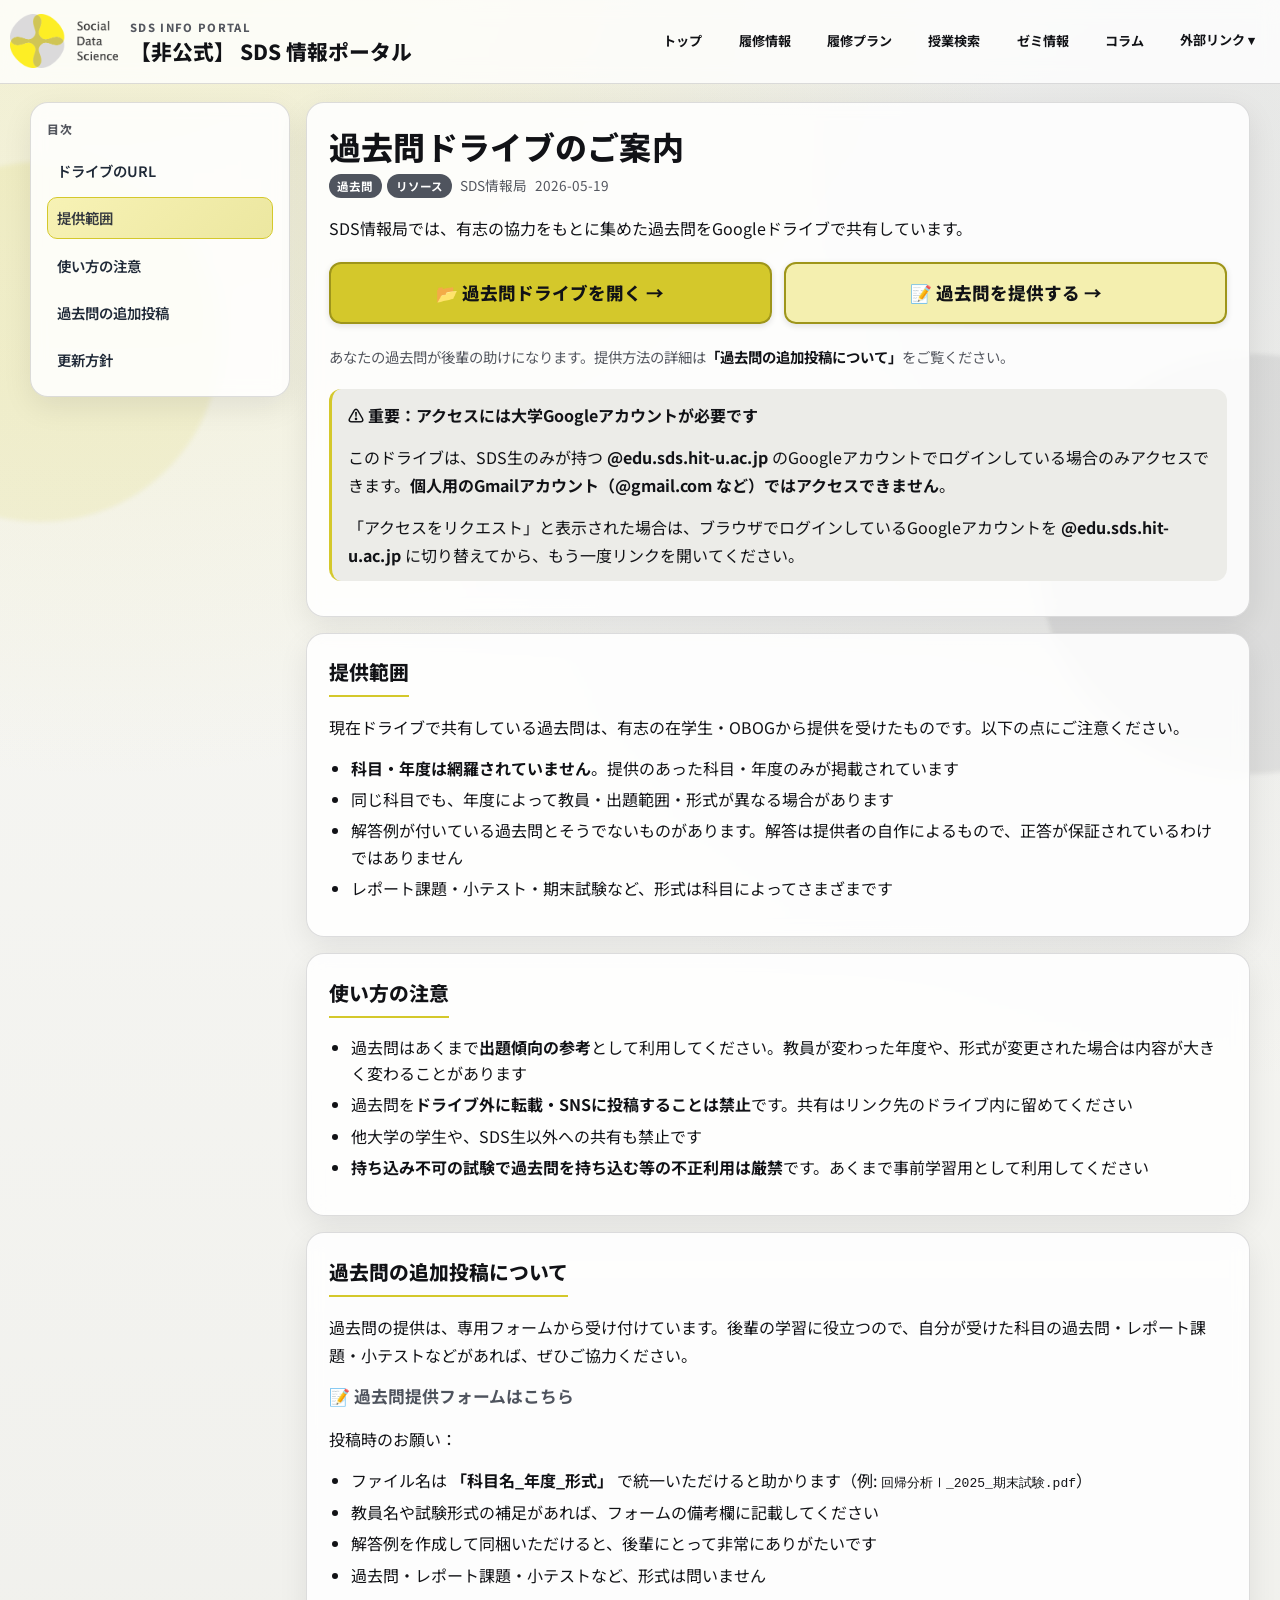
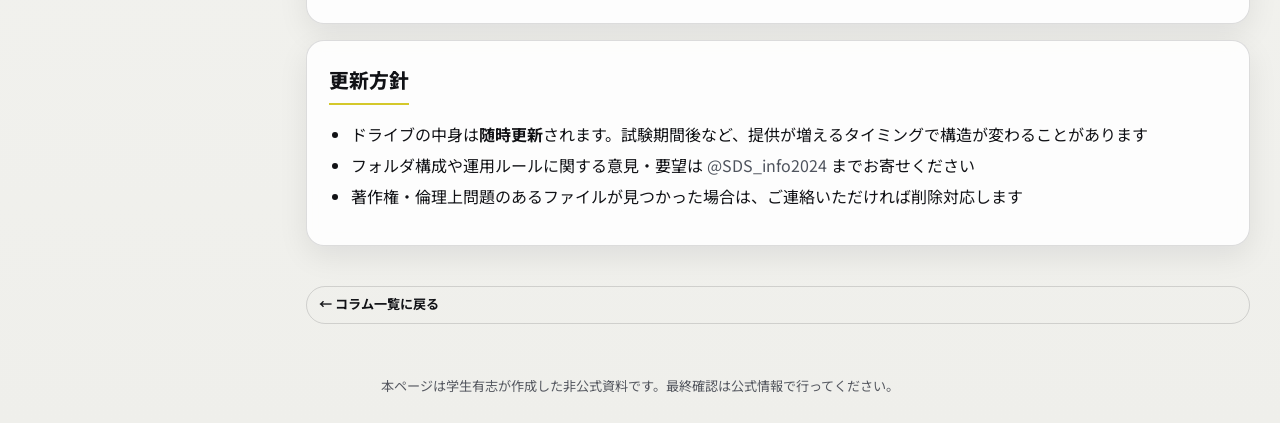
<file: docs/columns/kakomon.html>
<!DOCTYPE html>
<html lang="ja">
<head>
  <meta charset="UTF-8">
  <meta name="viewport" content="width=device-width, initial-scale=1.0">
  <title>過去問ドライブのご案内 | SDS情報ポータル</title>
  <link rel="preconnect" href="https://fonts.googleapis.com">
  <link rel="preconnect" href="https://fonts.gstatic.com" crossorigin>
  <link href="https://fonts.googleapis.com/css2?family=Noto+Sans+JP:wght@400;500;700;800&display=swap" rel="stylesheet">
  <link rel="stylesheet" href="../style.css">
</head>
<body>
  <header class="topbar">
    <div class="container topbar-inner">
      <a class="brand-home" href="../index.html">
        <img class="site-logo" src="../images/logo-sds.png" alt="SDSロゴ">
        <div class="brand-block">
          <p class="brand-kicker">SDS INFO PORTAL</p>
          <p class="brand-title"><span class="brand-unofficial">【非公式】 </span>SDS 情報ポータル</p>
        </div>
      </a>
      <button class="hamburger" type="button" aria-label="メニューを開く" aria-expanded="false">
        <span class="hamburger-line"></span>
        <span class="hamburger-line"></span>
        <span class="hamburger-line"></span>
      </button>
      <nav class="topbar-menu">
        <a class="topnav-link" href="../index.html">トップ</a>
        <a class="topnav-link" href="../rishu.html">履修情報</a>
        <a class="topnav-link" href="../plan.html">履修プラン</a>
        <a class="topnav-link" href="../courses.html">授業検索</a>
        <a class="topnav-link" href="../zemi.html">ゼミ情報</a>
        <a class="topnav-link" href="../columns.html">コラム</a>
        <div class="nav-dropdown">
          <button class="nav-dropdown-toggle" type="button">外部リンク ▾</button>
          <div class="nav-dropdown-menu">
            <a href="https://x.com/SDS_info2024" target="_blank" rel="noopener noreferrer">公式非公式X</a>
            <a href="https://www.sds.hit-u.ac.jp/" target="_blank" rel="noopener noreferrer">学部公式</a>
            <a href="https://cels.hit-u.ac.jp/" target="_blank" rel="noopener noreferrer">CELS</a>
          </div>
        </div>
      </nav>
    </div>
  </header>

  <div class="container wiki-layout">
    <aside class="wiki-sidebar">
      <p class="sidebar-title">目次</p>
      <nav class="sidebar-nav">
        <a href="#intro" class="nav-link active">ドライブのURL</a>
        <a href="#scope" class="nav-link">提供範囲</a>
        <a href="#notes" class="nav-link">使い方の注意</a>
        <a href="#contribute" class="nav-link">過去問の追加投稿</a>
        <a href="#update" class="nav-link">更新方針</a>
      </nav>
    </aside>

    <main class="wiki-main">
      <section id="intro" class="section article-section column-article-body">
        <div class="article-head">
          <h1 class="article-title">過去問ドライブのご案内</h1>
          <div class="column-article-meta">
            <div class="column-article-tags">
              <span class="column-article-tag">過去問</span>
              <span class="column-article-tag">リソース</span>
            </div>
            <span>SDS情報局</span>
            <time>2026-05-19</time>
          </div>
        </div>

        <p>SDS情報局では、有志の協力をもとに集めた過去問をGoogleドライブで共有しています。</p>

        <div style="display:flex; flex-wrap:wrap; gap:.75rem; margin:1.25rem 0;">
          <a href="https://drive.google.com/drive/folders/1MB0UmdYJfaSjmhqwOrXSPr5q1GtPq-mp?usp=drive_link" target="_blank" rel="noopener noreferrer" style="flex:1 1 220px; text-align:center; padding:.85rem 1.4rem; background:var(--primary); color:var(--text); font-weight:800; font-size:1.1rem; border:2px solid var(--primary-strong); border-radius:12px; text-decoration:none; box-shadow:0 2px 6px rgba(17,18,22,0.12);">📂 過去問ドライブを開く →</a>
          <a href="https://forms.gle/xLEBzCjchZEgEgVs9" target="_blank" rel="noopener noreferrer" style="flex:1 1 220px; text-align:center; padding:.85rem 1.4rem; background:var(--accent-soft); color:var(--text); font-weight:800; font-size:1.1rem; border:2px solid var(--primary-strong); border-radius:12px; text-decoration:none; box-shadow:0 2px 6px rgba(17,18,22,0.12);">📝 過去問を提供する →</a>
        </div>

        <p style="margin:0 0 1.25rem; font-size:.9rem; color:var(--text-muted);">あなたの過去問が後輩の助けになります。提供方法の詳細は<a href="#contribute" style="color:var(--text); font-weight:700;">「過去問の追加投稿について」</a>をご覧ください。</p>

        <blockquote>
          <p><strong>⚠️ 重要：アクセスには大学Googleアカウントが必要です</strong></p>
          <p>このドライブは、SDS生のみが持つ <strong>@edu.sds.hit-u.ac.jp</strong> のGoogleアカウントでログインしている場合のみアクセスできます。<strong>個人用のGmailアカウント（@gmail.com など）ではアクセスできません</strong>。</p>
          <p>「アクセスをリクエスト」と表示された場合は、ブラウザでログインしているGoogleアカウントを <strong>@edu.sds.hit-u.ac.jp</strong> に切り替えてから、もう一度リンクを開いてください。</p>
        </blockquote>
      </section>

      <section id="scope" class="section article-section column-article-body">
        <h2 class="section-title">提供範囲</h2>
        <p>現在ドライブで共有している過去問は、有志の在学生・OBOGから提供を受けたものです。以下の点にご注意ください。</p>
        <ul>
          <li><strong>科目・年度は網羅されていません</strong>。提供のあった科目・年度のみが掲載されています</li>
          <li>同じ科目でも、年度によって教員・出題範囲・形式が異なる場合があります</li>
          <li>解答例が付いている過去問とそうでないものがあります。解答は提供者の自作によるもので、正答が保証されているわけではありません</li>
          <li>レポート課題・小テスト・期末試験など、形式は科目によってさまざまです</li>
        </ul>
      </section>

      <section id="notes" class="section article-section column-article-body">
        <h2 class="section-title">使い方の注意</h2>
        <ul>
          <li>過去問はあくまで<strong>出題傾向の参考</strong>として利用してください。教員が変わった年度や、形式が変更された場合は内容が大きく変わることがあります</li>
          <li>過去問を<strong>ドライブ外に転載・SNSに投稿することは禁止</strong>です。共有はリンク先のドライブ内に留めてください</li>
          <li>他大学の学生や、SDS生以外への共有も禁止です</li>
          <li><strong>持ち込み不可の試験で過去問を持ち込む等の不正利用は厳禁</strong>です。あくまで事前学習用として利用してください</li>
        </ul>
      </section>

      <section id="contribute" class="section article-section column-article-body">
        <h2 class="section-title">過去問の追加投稿について</h2>
        <p>過去問の提供は、専用フォームから受け付けています。後輩の学習に役立つので、自分が受けた科目の過去問・レポート課題・小テストなどがあれば、ぜひご協力ください。</p>

        <p style="font-size:1.05rem;">📝 <a href="https://forms.gle/xLEBzCjchZEgEgVs9" target="_blank" rel="noopener noreferrer"><strong>過去問提供フォームはこちら</strong></a></p>

        <p>投稿時のお願い：</p>
        <ul>
          <li>ファイル名は <strong>「科目名_年度_形式」</strong> で統一いただけると助かります（例: <code>回帰分析Ⅰ_2025_期末試験.pdf</code>）</li>
          <li>教員名や試験形式の補足があれば、フォームの備考欄に記載してください</li>
          <li>解答例を作成して同梱いただけると、後輩にとって非常にありがたいです</li>
          <li>過去問・レポート課題・小テストなど、形式は問いません</li>
        </ul>
      </section>

      <section id="update" class="section article-section column-article-body">
        <h2 class="section-title">更新方針</h2>
        <ul>
          <li>ドライブの中身は<strong>随時更新</strong>されます。試験期間後など、提供が増えるタイミングで構造が変わることがあります</li>
          <li>フォルダ構成や運用ルールに関する意見・要望は <a href="https://x.com/SDS_info2024" target="_blank" rel="noopener noreferrer">@SDS_info2024</a> までお寄せください</li>
          <li>著作権・倫理上問題のあるファイルが見つかった場合は、ご連絡いただければ削除対応します</li>
        </ul>
      </section>

      <a class="column-back-link" href="../columns.html">← コラム一覧に戻る</a>
    </main>
  </div>

  <footer class="footer">
    <div class="container">
      <p>本ページは学生有志が作成した非公式資料です。最終確認は公式情報で行ってください。</p>
    </div>
  </footer>
  <script src="../app.js"></script>
</body>
</html>
</file>
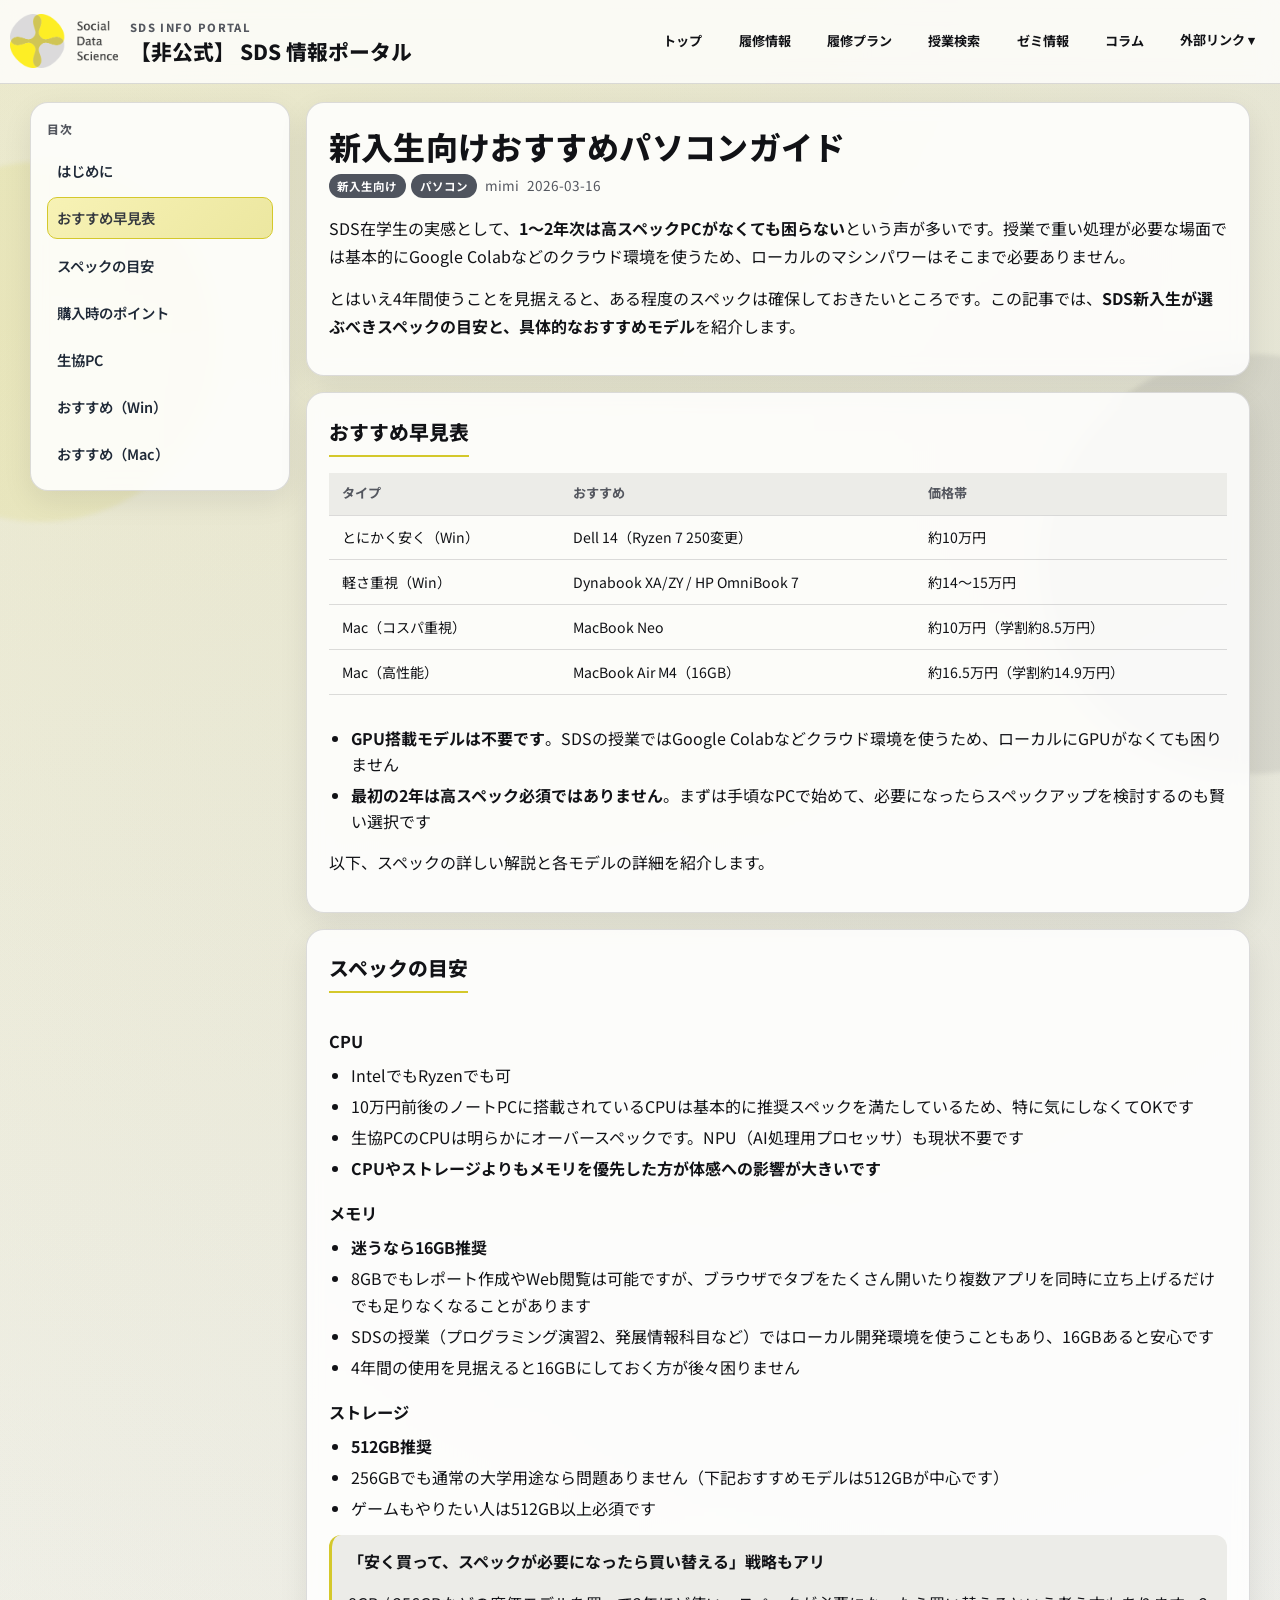
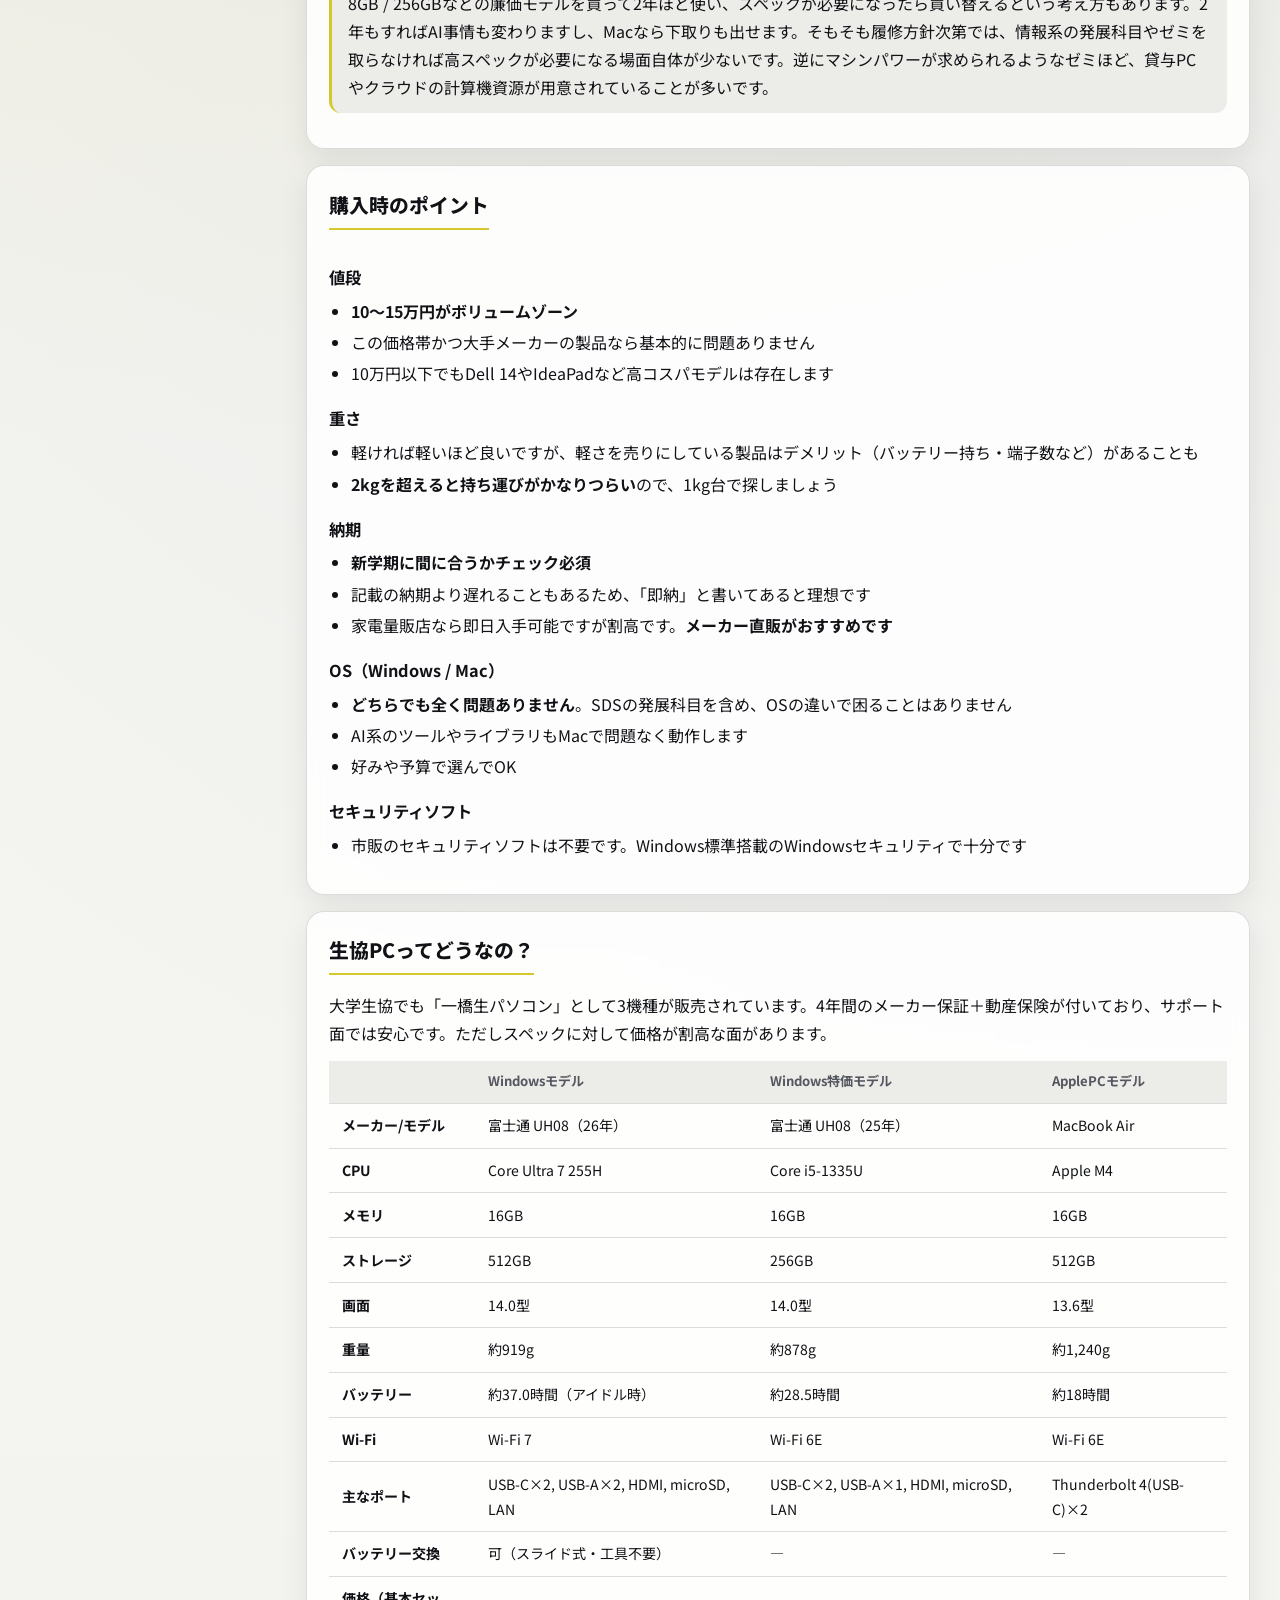
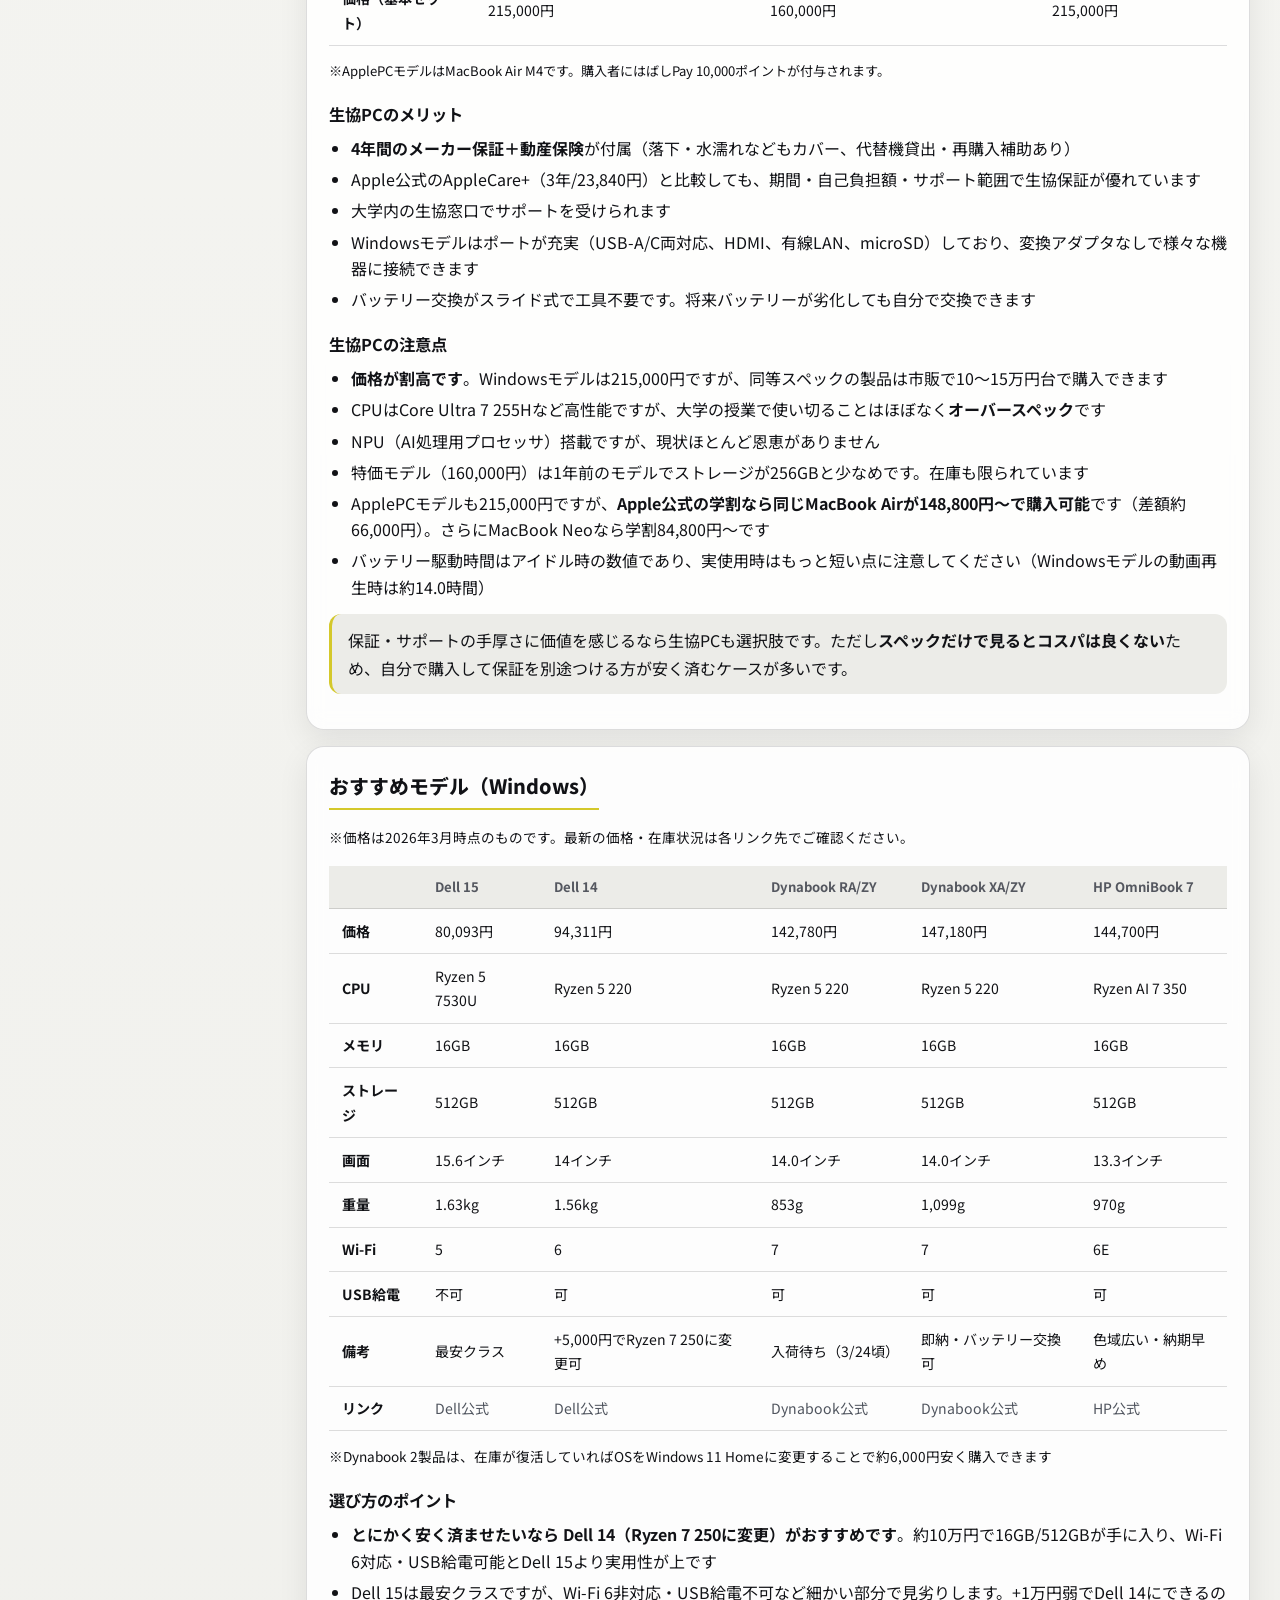
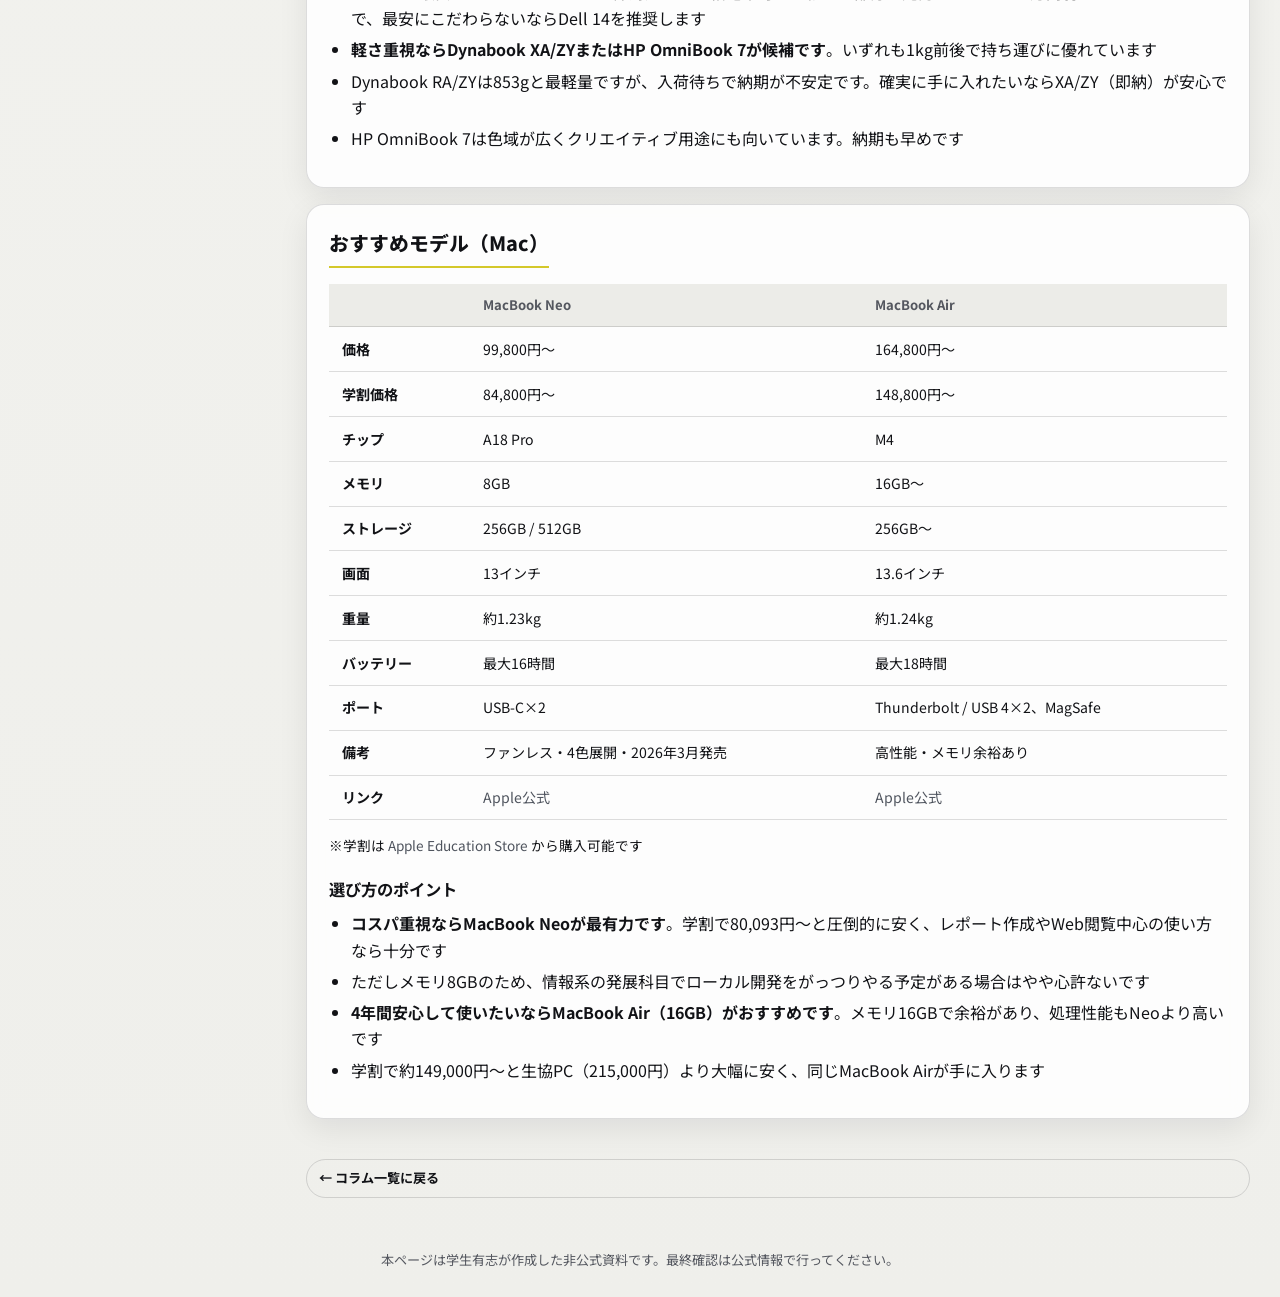
<file: docs/columns/recommend-pc.html>
<!DOCTYPE html>
<html lang="ja">
<head>
  <meta charset="UTF-8">
  <meta name="viewport" content="width=device-width, initial-scale=1.0">
  <title>新入生向けおすすめパソコンガイド | SDS情報ポータル</title>
  <link rel="preconnect" href="https://fonts.googleapis.com">
  <link rel="preconnect" href="https://fonts.gstatic.com" crossorigin>
  <link href="https://fonts.googleapis.com/css2?family=Noto+Sans+JP:wght@400;500;700;800&display=swap" rel="stylesheet">
  <link rel="stylesheet" href="../style.css">
</head>
<body>
  <header class="topbar">
    <div class="container topbar-inner">
      <a class="brand-home" href="../index.html">
        <img class="site-logo" src="../images/logo-sds.png" alt="SDSロゴ">
        <div class="brand-block">
          <p class="brand-kicker">SDS INFO PORTAL</p>
          <p class="brand-title"><span class="brand-unofficial">【非公式】 </span>SDS 情報ポータル</p>
        </div>
      </a>
      <button class="hamburger" type="button" aria-label="メニューを開く" aria-expanded="false">
        <span class="hamburger-line"></span>
        <span class="hamburger-line"></span>
        <span class="hamburger-line"></span>
      </button>
      <nav class="topbar-menu">
        <a class="topnav-link" href="../index.html">トップ</a>
        <a class="topnav-link" href="../rishu.html">履修情報</a>
        <a class="topnav-link" href="../plan.html">履修プラン</a>
        <a class="topnav-link" href="../courses.html">授業検索</a>
        <a class="topnav-link" href="../zemi.html">ゼミ情報</a>
        <a class="topnav-link" href="../columns.html">コラム</a>
        <div class="nav-dropdown">
          <button class="nav-dropdown-toggle" type="button">外部リンク ▾</button>
          <div class="nav-dropdown-menu">
            <a href="https://x.com/SDS_info2024" target="_blank" rel="noopener noreferrer">公式非公式X</a>
            <a href="https://www.sds.hit-u.ac.jp/" target="_blank" rel="noopener noreferrer">学部公式</a>
            <a href="https://cels.hit-u.ac.jp/" target="_blank" rel="noopener noreferrer">CELS</a>
          </div>
        </div>
      </nav>
    </div>
  </header>

  <div class="container wiki-layout">
    <aside class="wiki-sidebar">
      <p class="sidebar-title">目次</p>
      <nav class="sidebar-nav">
        <a href="#intro" class="nav-link active">はじめに</a>
        <a href="#summary" class="nav-link">おすすめ早見表</a>
        <a href="#specs" class="nav-link">スペックの目安</a>
        <a href="#points" class="nav-link">購入時のポイント</a>
        <a href="#coop" class="nav-link">生協PC</a>
        <a href="#windows" class="nav-link">おすすめ（Win）</a>
        <a href="#mac" class="nav-link">おすすめ（Mac）</a>
      </nav>
    </aside>

    <main class="wiki-main">
      <section id="intro" class="section article-section column-article-body">
        <div class="article-head">
          <h1 class="article-title">新入生向けおすすめパソコンガイド</h1>
          <div class="column-article-meta">
            <div class="column-article-tags">
              <span class="column-article-tag">新入生向け</span>
              <span class="column-article-tag">パソコン</span>
            </div>
            <span>mimi</span>
            <time>2026-03-16</time>
          </div>
        </div>

        <p>SDS在学生の実感として、<strong>1〜2年次は高スペックPCがなくても困らない</strong>という声が多いです。授業で重い処理が必要な場面では基本的にGoogle Colabなどのクラウド環境を使うため、ローカルのマシンパワーはそこまで必要ありません。</p>
        <p>とはいえ4年間使うことを見据えると、ある程度のスペックは確保しておきたいところです。この記事では、<strong>SDS新入生が選ぶべきスペックの目安と、具体的なおすすめモデル</strong>を紹介します。</p>
      </section>

      <section id="summary" class="section article-section column-article-body">
        <h2 class="section-title">おすすめ早見表</h2>
        <div style="overflow-x:auto;">
          <table>
            <thead>
              <tr><th>タイプ</th><th>おすすめ</th><th>価格帯</th></tr>
            </thead>
            <tbody>
              <tr><td>とにかく安く（Win）</td><td>Dell 14（Ryzen 7 250変更）</td><td>約10万円</td></tr>
              <tr><td>軽さ重視（Win）</td><td>Dynabook XA/ZY / HP OmniBook 7</td><td>約14〜15万円</td></tr>
              <tr><td>Mac（コスパ重視）</td><td>MacBook Neo</td><td>約10万円（学割約8.5万円）</td></tr>
              <tr><td>Mac（高性能）</td><td>MacBook Air M4（16GB）</td><td>約16.5万円（学割約14.9万円）</td></tr>
            </tbody>
          </table>
        </div>
        <ul style="margin-top:1rem;">
          <li><strong>GPU搭載モデルは不要です</strong>。SDSの授業ではGoogle Colabなどクラウド環境を使うため、ローカルにGPUがなくても困りません</li>
          <li><strong>最初の2年は高スペック必須ではありません</strong>。まずは手頃なPCで始めて、必要になったらスペックアップを検討するのも賢い選択です</li>
        </ul>
        <p>以下、スペックの詳しい解説と各モデルの詳細を紹介します。</p>
      </section>

      <section id="specs" class="section article-section column-article-body">
        <h2 class="section-title">スペックの目安</h2>

        <h3>CPU</h3>
        <ul>
          <li>IntelでもRyzenでも可</li>
          <li>10万円前後のノートPCに搭載されているCPUは基本的に推奨スペックを満たしているため、特に気にしなくてOKです</li>
          <li>生協PCのCPUは明らかにオーバースペックです。NPU（AI処理用プロセッサ）も現状不要です</li>
          <li><strong>CPUやストレージよりもメモリを優先した方が体感への影響が大きいです</strong></li>
        </ul>

        <h3>メモリ</h3>
        <ul>
          <li><strong>迷うなら16GB推奨</strong></li>
          <li>8GBでもレポート作成やWeb閲覧は可能ですが、ブラウザでタブをたくさん開いたり複数アプリを同時に立ち上げるだけでも足りなくなることがあります</li>
          <li>SDSの授業（プログラミング演習2、発展情報科目など）ではローカル開発環境を使うこともあり、16GBあると安心です</li>
          <li>4年間の使用を見据えると16GBにしておく方が後々困りません</li>
        </ul>

        <h3>ストレージ</h3>
        <ul>
          <li><strong>512GB推奨</strong></li>
          <li>256GBでも通常の大学用途なら問題ありません（下記おすすめモデルは512GBが中心です）</li>
          <li>ゲームもやりたい人は512GB以上必須です</li>
        </ul>

        <blockquote>
          <p><strong>「安く買って、スペックが必要になったら買い替える」戦略もアリ</strong></p>
          <p>8GB / 256GBなどの廉価モデルを買って2年ほど使い、スペックが必要になったら買い替えるという考え方もあります。2年もすればAI事情も変わりますし、Macなら下取りも出せます。そもそも履修方針次第では、情報系の発展科目やゼミを取らなければ高スペックが必要になる場面自体が少ないです。逆にマシンパワーが求められるようなゼミほど、貸与PCやクラウドの計算機資源が用意されていることが多いです。</p>
        </blockquote>
      </section>

      <section id="points" class="section article-section column-article-body">
        <h2 class="section-title">購入時のポイント</h2>

        <h3>値段</h3>
        <ul>
          <li><strong>10〜15万円がボリュームゾーン</strong></li>
          <li>この価格帯かつ大手メーカーの製品なら基本的に問題ありません</li>
          <li>10万円以下でもDell 14やIdeaPadなど高コスパモデルは存在します</li>
        </ul>

        <h3>重さ</h3>
        <ul>
          <li>軽ければ軽いほど良いですが、軽さを売りにしている製品はデメリット（バッテリー持ち・端子数など）があることも</li>
          <li><strong>2kgを超えると持ち運びがかなりつらい</strong>ので、1kg台で探しましょう</li>
        </ul>

        <h3>納期</h3>
        <ul>
          <li><strong>新学期に間に合うかチェック必須</strong></li>
          <li>記載の納期より遅れることもあるため、「即納」と書いてあると理想です</li>
          <li>家電量販店なら即日入手可能ですが割高です。<strong>メーカー直販がおすすめです</strong></li>
        </ul>

        <h3>OS（Windows / Mac）</h3>
        <ul>
          <li><strong>どちらでも全く問題ありません</strong>。SDSの発展科目を含め、OSの違いで困ることはありません</li>
          <li>AI系のツールやライブラリもMacで問題なく動作します</li>
          <li>好みや予算で選んでOK</li>
        </ul>

        <h3>セキュリティソフト</h3>
        <ul>
          <li>市販のセキュリティソフトは不要です。Windows標準搭載のWindowsセキュリティで十分です</li>
        </ul>
      </section>

      <section id="coop" class="section article-section column-article-body">
        <h2 class="section-title">生協PCってどうなの？</h2>
        <p>大学生協でも「一橋生パソコン」として3機種が販売されています。4年間のメーカー保証＋動産保険が付いており、サポート面では安心です。ただしスペックに対して価格が割高な面があります。</p>

        <div style="overflow-x:auto;">
          <table>
            <thead>
              <tr><th></th><th>Windowsモデル</th><th>Windows特価モデル</th><th>ApplePCモデル</th></tr>
            </thead>
            <tbody>
              <tr><td><strong>メーカー/モデル</strong></td><td>富士通 UH08（26年）</td><td>富士通 UH08（25年）</td><td>MacBook Air</td></tr>
              <tr><td><strong>CPU</strong></td><td>Core Ultra 7 255H</td><td>Core i5-1335U</td><td>Apple M4</td></tr>
              <tr><td><strong>メモリ</strong></td><td>16GB</td><td>16GB</td><td>16GB</td></tr>
              <tr><td><strong>ストレージ</strong></td><td>512GB</td><td>256GB</td><td>512GB</td></tr>
              <tr><td><strong>画面</strong></td><td>14.0型</td><td>14.0型</td><td>13.6型</td></tr>
              <tr><td><strong>重量</strong></td><td>約919g</td><td>約878g</td><td>約1,240g</td></tr>
              <tr><td><strong>バッテリー</strong></td><td>約37.0時間（アイドル時）</td><td>約28.5時間</td><td>約18時間</td></tr>
              <tr><td><strong>Wi-Fi</strong></td><td>Wi-Fi 7</td><td>Wi-Fi 6E</td><td>Wi-Fi 6E</td></tr>
              <tr><td><strong>主なポート</strong></td><td>USB-C×2, USB-A×2, HDMI, microSD, LAN</td><td>USB-C×2, USB-A×1, HDMI, microSD, LAN</td><td>Thunderbolt 4(USB-C)×2</td></tr>
              <tr><td><strong>バッテリー交換</strong></td><td>可（スライド式・工具不要）</td><td>―</td><td>―</td></tr>
              <tr><td><strong>価格（基本セット）</strong></td><td>215,000円</td><td>160,000円</td><td>215,000円</td></tr>
            </tbody>
          </table>
        </div>
        <p class="text-muted" style="font-size:0.82rem;">※ApplePCモデルはMacBook Air M4です。購入者にはばしPay 10,000ポイントが付与されます。</p>

        <h3>生協PCのメリット</h3>
        <ul>
          <li><strong>4年間のメーカー保証＋動産保険</strong>が付属（落下・水濡れなどもカバー、代替機貸出・再購入補助あり）</li>
          <li>Apple公式のAppleCare+（3年/23,840円）と比較しても、期間・自己負担額・サポート範囲で生協保証が優れています</li>
          <li>大学内の生協窓口でサポートを受けられます</li>
          <li>Windowsモデルはポートが充実（USB-A/C両対応、HDMI、有線LAN、microSD）しており、変換アダプタなしで様々な機器に接続できます</li>
          <li>バッテリー交換がスライド式で工具不要です。将来バッテリーが劣化しても自分で交換できます</li>
        </ul>

        <h3>生協PCの注意点</h3>
        <ul>
          <li><strong>価格が割高です</strong>。Windowsモデルは215,000円ですが、同等スペックの製品は市販で10〜15万円台で購入できます</li>
          <li>CPUはCore Ultra 7 255Hなど高性能ですが、大学の授業で使い切ることはほぼなく<strong>オーバースペック</strong>です</li>
          <li>NPU（AI処理用プロセッサ）搭載ですが、現状ほとんど恩恵がありません</li>
          <li>特価モデル（160,000円）は1年前のモデルでストレージが256GBと少なめです。在庫も限られています</li>
          <li>ApplePCモデルも215,000円ですが、<strong>Apple公式の学割なら同じMacBook Airが148,800円〜で購入可能</strong>です（差額約66,000円）。さらにMacBook Neoなら学割84,800円〜です</li>
          <li>バッテリー駆動時間はアイドル時の数値であり、実使用時はもっと短い点に注意してください（Windowsモデルの動画再生時は約14.0時間）</li>
        </ul>

        <blockquote>
          <p>保証・サポートの手厚さに価値を感じるなら生協PCも選択肢です。ただし<strong>スペックだけで見るとコスパは良くない</strong>ため、自分で購入して保証を別途つける方が安く済むケースが多いです。</p>
        </blockquote>
      </section>

      <section id="windows" class="section article-section column-article-body">
        <h2 class="section-title">おすすめモデル（Windows）</h2>
        <p class="text-muted" style="font-size:0.85rem; margin-bottom:1rem;">※価格は2026年3月時点のものです。最新の価格・在庫状況は各リンク先でご確認ください。</p>

        <div style="overflow-x:auto;">
          <table>
            <thead>
              <tr><th></th><th>Dell 15</th><th>Dell 14</th><th>Dynabook RA/ZY</th><th>Dynabook XA/ZY</th><th>HP OmniBook 7</th></tr>
            </thead>
            <tbody>
              <tr><td><strong>価格</strong></td><td>80,093円</td><td>94,311円</td><td>142,780円</td><td>147,180円</td><td>144,700円</td></tr>
              <tr><td><strong>CPU</strong></td><td>Ryzen 5 7530U</td><td>Ryzen 5 220</td><td>Ryzen 5 220</td><td>Ryzen 5 220</td><td>Ryzen AI 7 350</td></tr>
              <tr><td><strong>メモリ</strong></td><td>16GB</td><td>16GB</td><td>16GB</td><td>16GB</td><td>16GB</td></tr>
              <tr><td><strong>ストレージ</strong></td><td>512GB</td><td>512GB</td><td>512GB</td><td>512GB</td><td>512GB</td></tr>
              <tr><td><strong>画面</strong></td><td>15.6インチ</td><td>14インチ</td><td>14.0インチ</td><td>14.0インチ</td><td>13.3インチ</td></tr>
              <tr><td><strong>重量</strong></td><td>1.63kg</td><td>1.56kg</td><td>853g</td><td>1,099g</td><td>970g</td></tr>
              <tr><td><strong>Wi-Fi</strong></td><td>5</td><td>6</td><td>7</td><td>7</td><td>6E</td></tr>
              <tr><td><strong>USB給電</strong></td><td>不可</td><td>可</td><td>可</td><td>可</td><td>可</td></tr>
              <tr><td><strong>備考</strong></td><td>最安クラス</td><td>+5,000円でRyzen 7 250に変更可</td><td>入荷待ち（3/24頃）</td><td>即納・バッテリー交換可</td><td>色域広い・納期早め</td></tr>
              <tr><td><strong>リンク</strong></td><td><a href="https://www.dell.com/ja-jp/shop/dell%E3%81%AE%E3%83%8E%E3%83%BC%E3%83%88%E3%83%91%E3%82%BD%E3%82%B3%E3%83%B3/dell-15-%E3%83%8E%E3%83%BC%E3%83%88%E3%83%91%E3%82%BD%E3%82%B3%E3%83%B3/spd/dell-dc15255-laptop" target="_blank" rel="noopener noreferrer">Dell公式</a></td><td><a href="https://www.dell.com/ja-jp/shop/dell%E3%81%AE%E3%83%8E%E3%83%BC%E3%83%88%E3%83%91%E3%82%BD%E3%82%B3%E3%83%B3/dell-14%E3%83%8E%E3%83%BC%E3%83%88%E3%83%91%E3%82%BD%E3%82%B3%E3%83%B3/spd/dell-dc14255-laptop/sdc1425555401monojp" target="_blank" rel="noopener noreferrer">Dell公式</a></td><td><a href="https://dynabook.com/direct/kakakucom/w6razy5ram.html" target="_blank" rel="noopener noreferrer">Dynabook公式</a></td><td><a href="https://dynabook.com/direct/kakakucom/w6xazy5ram.html" target="_blank" rel="noopener noreferrer">Dynabook公式</a></td><td><a href="https://jp.ext.hp.com/notebooks/personal/omnibook_7_aero_13_bg/kakaku/" target="_blank" rel="noopener noreferrer">HP公式</a></td></tr>
            </tbody>
          </table>
        </div>
        <p class="text-muted" style="font-size:0.85rem;">※Dynabook 2製品は、在庫が復活していればOSをWindows 11 Homeに変更することで約6,000円安く購入できます</p>

        <h3>選び方のポイント</h3>
        <ul>
          <li><strong>とにかく安く済ませたいなら Dell 14（Ryzen 7 250に変更）がおすすめです</strong>。約10万円で16GB/512GBが手に入り、Wi-Fi 6対応・USB給電可能とDell 15より実用性が上です</li>
          <li>Dell 15は最安クラスですが、Wi-Fi 6非対応・USB給電不可など細かい部分で見劣りします。+1万円弱でDell 14にできるので、最安にこだわらないならDell 14を推奨します</li>
          <li><strong>軽さ重視ならDynabook XA/ZYまたはHP OmniBook 7が候補です</strong>。いずれも1kg前後で持ち運びに優れています</li>
          <li>Dynabook RA/ZYは853gと最軽量ですが、入荷待ちで納期が不安定です。確実に手に入れたいならXA/ZY（即納）が安心です</li>
          <li>HP OmniBook 7は色域が広くクリエイティブ用途にも向いています。納期も早めです</li>
        </ul>
      </section>

      <section id="mac" class="section article-section column-article-body">
        <h2 class="section-title">おすすめモデル（Mac）</h2>

        <div style="overflow-x:auto;">
          <table>
            <thead>
              <tr><th></th><th>MacBook Neo</th><th>MacBook Air</th></tr>
            </thead>
            <tbody>
              <tr><td><strong>価格</strong></td><td>99,800円〜</td><td>164,800円〜</td></tr>
              <tr><td><strong>学割価格</strong></td><td>84,800円〜</td><td>148,800円〜</td></tr>
              <tr><td><strong>チップ</strong></td><td>A18 Pro</td><td>M4</td></tr>
              <tr><td><strong>メモリ</strong></td><td>8GB</td><td>16GB〜</td></tr>
              <tr><td><strong>ストレージ</strong></td><td>256GB / 512GB</td><td>256GB〜</td></tr>
              <tr><td><strong>画面</strong></td><td>13インチ</td><td>13.6インチ</td></tr>
              <tr><td><strong>重量</strong></td><td>約1.23kg</td><td>約1.24kg</td></tr>
              <tr><td><strong>バッテリー</strong></td><td>最大16時間</td><td>最大18時間</td></tr>
              <tr><td><strong>ポート</strong></td><td>USB-C×2</td><td>Thunderbolt / USB 4×2、MagSafe</td></tr>
              <tr><td><strong>備考</strong></td><td>ファンレス・4色展開・2026年3月発売</td><td>高性能・メモリ余裕あり</td></tr>
              <tr><td><strong>リンク</strong></td><td><a href="https://www.apple.com/macbook-neo/" target="_blank" rel="noopener noreferrer">Apple公式</a></td><td><a href="https://www.apple.com/macbook-air/" target="_blank" rel="noopener noreferrer">Apple公式</a></td></tr>
            </tbody>
          </table>
        </div>
        <p class="text-muted" style="font-size:0.85rem;">※学割は <a href="https://www.apple.com/jp-edu/shop/buy-mac" target="_blank" rel="noopener noreferrer">Apple Education Store</a> から購入可能です</p>

        <h3>選び方のポイント</h3>
        <ul>
          <li><strong>コスパ重視ならMacBook Neoが最有力です</strong>。学割で80,093円〜と圧倒的に安く、レポート作成やWeb閲覧中心の使い方なら十分です</li>
          <li>ただしメモリ8GBのため、情報系の発展科目でローカル開発をがっつりやる予定がある場合はやや心許ないです</li>
          <li><strong>4年間安心して使いたいならMacBook Air（16GB）がおすすめです</strong>。メモリ16GBで余裕があり、処理性能もNeoより高いです</li>
          <li>学割で約149,000円〜と生協PC（215,000円）より大幅に安く、同じMacBook Airが手に入ります</li>
        </ul>
      </section>

      <a class="column-back-link" href="../columns.html">← コラム一覧に戻る</a>
    </main>
  </div>

  <footer class="footer">
    <div class="container">
      <p>本ページは学生有志が作成した非公式資料です。最終確認は公式情報で行ってください。</p>
    </div>
  </footer>
  <script src="../app.js"></script>
</body>
</html>
</file>
<file: docs/style.css>
:root {
  --bg: #f4f4f1;
  --bg-soft: #ecece8;
  --surface: rgba(255, 255, 255, 0.86);
  --surface-strong: #ffffff;
  --text: #111216;
  --text-muted: #54575f;
  --border: rgba(17, 18, 22, 0.14);
  --border-strong: rgba(17, 18, 22, 0.24);

  --primary: #d4c82b;
  --primary-strong: #9e951a;
  --accent: #4f545e;
  --accent-soft: #f4efaf;

  --cat-sds: #7e57c2;
  --cat-social: #f28c28;
  --cat-ds: #2f80ed;
  --cat-pace: #e53935;

  --kubun-intro: #15803d;
  --kubun-basic: #0f766e;
  --kubun-advanced: #b45309;
  --kubun-seminar: #7c3aed;
  --kubun-common: #6b7280;

  --zemi-lab: #1d4ed8;
  --zemi-zemi: #059669;
  --zemi-mid: #ca8a04;

  --zemi-social: #f28c28;
  --zemi-stats: #2f80ed;
  --zemi-ai: #7e57c2;

  --grade-aplus: #1d4ed8;
  --grade-a: #059669;
  --grade-b: #ca8a04;
  --grade-c: #ea580c;
  --grade-f: #dc2626;

  --radius-sm: 12px;
  --radius: 18px;
  --shadow: 0 10px 30px rgba(17, 18, 22, 0.08);
  --shadow-lg: 0 28px 60px rgba(17, 18, 22, 0.16);
}

*, *::before, *::after {
  box-sizing: border-box;
  margin: 0;
  padding: 0;
}

html {
  scroll-behavior: smooth;
}

body {
  font-family: "Noto Sans JP", "Hiragino Sans", sans-serif;
  color: var(--text);
  line-height: 1.75;
  min-height: 100vh;
  background:
    radial-gradient(circle at 8% -8%, rgba(212, 200, 43, 0.22), transparent 38%),
    radial-gradient(circle at 92% 8%, rgba(158, 161, 168, 0.2), transparent 42%),
    linear-gradient(180deg, #f8f8f5 0%, #efefeb 100%);
  -webkit-font-smoothing: antialiased;
}

body::before,
body::after {
  content: "";
  position: fixed;
  z-index: -1;
  border-radius: 999px;
  pointer-events: none;
}

body::before {
  width: 360px;
  height: 360px;
  left: -140px;
  top: 18%;
  background: rgba(212, 200, 43, 0.12);
  filter: blur(2px);
}

body::after {
  width: 420px;
  height: 420px;
  right: -180px;
  bottom: 14%;
  background: rgba(79, 84, 94, 0.1);
  filter: blur(2px);
}

a {
  color: var(--accent);
  text-decoration: none;
}

a:hover {
  text-decoration: underline;
}

.container {
  max-width: 1260px;
  margin: 0 auto;
  padding: 0 1.25rem;
}

.topbar {
  position: sticky;
  top: 0;
  z-index: 30;
  border-bottom: 1px solid var(--border);
  backdrop-filter: blur(10px);
  background: rgba(255, 255, 255, 0.78);
}

.topbar-inner {
  display: flex;
  flex-wrap: wrap;
  justify-content: space-between;
  align-items: center;
  gap: 1rem;
  padding: 0.9rem 0;
}

.brand-home {
  display: inline-flex;
  align-items: center;
  gap: 0.75rem;
  color: inherit;
  flex: 1 1 320px;
  min-width: 0;
}

.brand-home:hover {
  text-decoration: none;
}

.site-logo {
  height: 54px;
  width: auto;
  display: block;
}

.brand-kicker {
  letter-spacing: 0.12em;
  font-size: 0.7rem;
  font-weight: 800;
  color: var(--text-muted);
}

.brand-title {
  font-size: clamp(1rem, 2vw, 1.3rem);
  font-weight: 800;
  line-height: 1.35;
}

.brand-link {
  border: 1px solid var(--border-strong);
  border-radius: 999px;
  padding: 0.5rem 0.9rem;
  background: var(--surface);
  font-size: 0.83rem;
  font-weight: 700;
  color: var(--primary-strong);
}

/* ---- Hamburger button ---- */
.hamburger {
  display: none;
  background: none;
  border: none;
  cursor: pointer;
  padding: 0.5rem;
  flex-direction: column;
  justify-content: center;
  gap: 5px;
}

.hamburger-line {
  display: block;
  width: 24px;
  height: 2.5px;
  background: var(--text);
  border-radius: 2px;
  transition: transform 0.25s, opacity 0.25s;
}

.hamburger.open .hamburger-line:nth-child(1) {
  transform: translateY(7px) rotate(45deg);
}

.hamburger.open .hamburger-line:nth-child(2) {
  opacity: 0;
}

.hamburger.open .hamburger-line:nth-child(3) {
  transform: translateY(-7px) rotate(-45deg);
}

.topbar-menu {
  display: flex;
  flex-wrap: wrap;
  gap: 0.45rem;
  justify-content: flex-end;
  flex: 1 1 560px;
  min-width: 0;
}

.topnav-link {
  border: 1px solid transparent;
  border-radius: 999px;
  padding: 0.46rem 0.85rem;
  font-size: 0.82rem;
  font-weight: 700;
  color: var(--text);
  transition: background-color 0.18s, border-color 0.18s, color 0.18s;
  white-space: nowrap;
}

.topnav-link:hover {
  text-decoration: none;
  background: #f3f0cb;
  border-color: #d4c82b;
}

.topnav-link.active {
  background: linear-gradient(135deg, #f7f2b5 0%, #ece7a0 100%);
  border-color: #d4c82b;
  color: #35393f;
}

/* ---- Nav Dropdown ---- */
.nav-dropdown {
  position: relative;
}

.nav-dropdown-toggle {
  border: 1px solid transparent;
  border-radius: 999px;
  padding: 0.46rem 0.85rem;
  font-size: 0.82rem;
  font-weight: 700;
  color: var(--text);
  background: none;
  cursor: pointer;
  transition: background-color 0.18s, border-color 0.18s;
  white-space: nowrap;
  font-family: inherit;
}

.nav-dropdown-toggle:hover,
.nav-dropdown.open .nav-dropdown-toggle {
  background: #f3f0cb;
  border-color: #d4c82b;
}

.nav-dropdown-menu {
  display: none;
  position: absolute;
  right: 0;
  top: calc(100% + 0.3rem);
  min-width: 160px;
  border: 1px solid var(--border);
  border-radius: var(--radius-sm);
  background: var(--surface-strong);
  box-shadow: var(--shadow-lg);
  padding: 0.35rem;
  z-index: 40;
}

.nav-dropdown.open .nav-dropdown-menu {
  display: block;
}

.nav-dropdown-menu a {
  display: block;
  padding: 0.5rem 0.75rem;
  font-size: 0.82rem;
  font-weight: 600;
  color: var(--text);
  border-radius: 8px;
  transition: background-color 0.15s;
}

.nav-dropdown-menu a:hover {
  text-decoration: none;
  background: #f3f0cb;
}

.portal-main {
  display: grid;
  gap: 1rem;
  padding-top: 1.15rem;
  padding-bottom: 2rem;
}

.portal-hero {
  position: relative;
  overflow: hidden;
}

.portal-hero::after {
  content: "";
  position: absolute;
  width: 280px;
  height: 280px;
  right: -110px;
  top: -90px;
  border-radius: 50%;
  background: radial-gradient(circle, rgba(212, 200, 43, 0.22), transparent 62%);
  pointer-events: none;
}

.hero-kicker {
  font-size: 0.72rem;
  letter-spacing: 0.12em;
  font-weight: 800;
  color: var(--text-muted);
  margin-bottom: 0.5rem;
}

.portal-title {
  font-size: clamp(1.45rem, 3.2vw, 2.1rem);
  line-height: 1.35;
  font-weight: 800;
  margin-bottom: 0.5rem;
}

.portal-sub {
  max-width: 72ch;
  color: var(--text-muted);
}

.portal-meta {
  margin-top: 0.8rem;
  display: flex;
  flex-wrap: wrap;
  gap: 0.45rem;
}

.meta-chip {
  display: inline-flex;
  align-items: center;
  gap: 0.3rem;
  border: 1px solid #d4c82b;
  border-radius: 999px;
  padding: 0.32rem 0.68rem;
  background: #f7f2b5;
  color: #3b3f46;
  font-size: 0.75rem;
  font-weight: 700;
}

.directory-section {
  display: grid;
  gap: 0.9rem;
}

.directory-head {
  display: flex;
  justify-content: space-between;
  align-items: end;
  gap: 1rem;
  flex-wrap: wrap;
}

.directory-title {
  font-size: 1.15rem;
  line-height: 1.35;
  font-weight: 800;
}

.directory-caption {
  color: var(--text-muted);
  font-size: 0.86rem;
}

.directory-grid {
  display: grid;
  grid-template-columns: repeat(auto-fill, minmax(280px, 1fr));
  gap: 0.85rem;
}

.directory-card {
  border: 1px solid var(--border);
  border-radius: var(--radius);
  background: var(--surface);
  box-shadow: var(--shadow);
  padding: 1rem;
  display: grid;
  gap: 0.45rem;
  min-height: 190px;
}

.directory-card-linkbox {
  color: inherit;
  text-decoration: none;
  transition: transform 0.16s, box-shadow 0.16s, border-color 0.16s;
}

.directory-card-linkbox:hover {
  text-decoration: none;
  transform: translateY(-2px);
  border-color: #d4c82b;
  box-shadow: var(--shadow-lg);
}

.directory-card.disabled {
  background: linear-gradient(180deg, #fbfdff 0%, #f8fafc 100%);
}

.directory-label {
  color: var(--text-muted);
  font-size: 0.74rem;
  font-weight: 800;
  letter-spacing: 0.08em;
}

.directory-card h3 {
  font-size: 1.04rem;
  line-height: 1.35;
}

.directory-card p {
  color: var(--text-muted);
  font-size: 0.88rem;
}

.card-footer {
  margin-top: auto;
  display: flex;
  justify-content: space-between;
  align-items: center;
  gap: 0.6rem;
}

.status-badge {
  display: inline-flex;
  align-items: center;
  border-radius: 999px;
  padding: 0.22rem 0.62rem;
  font-size: 0.72rem;
  font-weight: 700;
}

.status-badge.live {
  color: #3e4407;
  background: #f4efaf;
  border: 1px solid #d4c82b;
}

.status-badge.soon {
  color: #92400e;
  background: #ffedd5;
  border: 1px solid #fed7aa;
}

.portal-card-link {
  justify-self: start;
  border: 1px solid #d4c82b;
  border-radius: 999px;
  padding: 0.42rem 0.78rem;
  font-size: 0.82rem;
  font-weight: 700;
  color: #3b3f46;
  background: #f7f2b5;
}

.portal-card-link:hover {
  text-decoration: none;
  background: #f0e97d;
}

.portal-note p {
  color: var(--text-muted);
  font-size: 0.9rem;
  margin-top: 0.45rem;
}

.wiki-layout {
  display: grid;
  grid-template-columns: 260px 1fr;
  gap: 1rem;
  padding-top: 1.15rem;
  padding-bottom: 2rem;
}

.wiki-sidebar {
  position: sticky;
  top: 4.9rem;
  align-self: start;
  border-radius: var(--radius);
  border: 1px solid var(--border);
  background: var(--surface);
  backdrop-filter: blur(8px);
  box-shadow: var(--shadow);
  padding: 1rem;
  animation: slide-up 0.5s ease-out both;
}

.sidebar-title {
  color: var(--text-muted);
  font-size: 0.74rem;
  letter-spacing: 0.11em;
  font-weight: 800;
  margin-bottom: 0.65rem;
}

.sidebar-nav {
  display: flex;
  flex-direction: column;
  gap: 0.34rem;
}

.nav-link {
  font-size: 0.9rem;
  color: #1f2937;
  border-radius: 10px;
  border: 1px solid transparent;
  padding: 0.45rem 0.58rem;
  font-weight: 600;
  transition: background-color 0.18s, border-color 0.18s, color 0.18s;
}

.nav-link:hover {
  text-decoration: none;
  background: #f7f2b5;
  border-color: #d4c82b;
}

.nav-link.active {
  background: linear-gradient(135deg, #f7f2b5 0%, #ece7a0 100%);
  border-color: #d4c82b;
  color: #35393f;
}

.wiki-main {
  display: grid;
  gap: 1rem;
}

.section {
  scroll-margin-top: 6rem;
}

.article-section {
  border: 1px solid var(--border);
  border-radius: var(--radius);
  background: var(--surface);
  backdrop-filter: blur(8px);
  box-shadow: var(--shadow);
  padding: 1.35rem;
  animation: slide-up 0.6s ease-out both;
}

.article-head {
  margin-bottom: 0.85rem;
}

.article-title {
  font-size: clamp(1.38rem, 3.2vw, 2rem);
  line-height: 1.35;
  font-weight: 800;
  letter-spacing: 0.01em;
  margin-bottom: 0.36rem;
}

.article-sub {
  color: var(--text-muted);
  font-size: 0.92rem;
}

.intro-grid {
  display: grid;
  grid-template-columns: 1fr;
  gap: 0.7rem;
}

.intro-text p + p {
  margin-top: 0.72rem;
}

.infobox {
  display: none;
  border: 1px solid #d4c82b;
  border-radius: 14px;
  padding: 0.9rem;
  background: linear-gradient(180deg, #fbf8d8 0%, #f4efaf 100%);
}

.infobox-title {
  font-size: 0.94rem;
  font-weight: 800;
  margin-bottom: 0.52rem;
}

.infobox-list {
  display: grid;
  grid-template-columns: auto 1fr;
  gap: 0.3rem 0.8rem;
  font-size: 0.84rem;
}

.infobox-list dt {
  color: #4a4f57;
  font-weight: 700;
}

.section-title {
  display: inline-block;
  margin-bottom: 1rem;
  font-size: 1.24rem;
  font-weight: 800;
  padding-bottom: 0.32rem;
  border-bottom: 2px solid var(--primary);
}

.filter-bar {
  display: flex;
  flex-wrap: wrap;
  gap: 0.7rem;
  align-items: center;
  margin-bottom: 0.82rem;
}

.search-input {
  flex: 1 1 280px;
  border: 1px solid var(--border);
  border-radius: var(--radius-sm);
  padding: 0.66rem 0.95rem;
  font-size: 0.92rem;
  background: var(--surface-strong);
}

.search-input:focus,
.filter-select:focus {
  outline: none;
  border-color: #d4c82b;
  box-shadow: 0 0 0 4px rgba(212, 200, 43, 0.22);
}

.filter-group {
  display: flex;
  flex-wrap: wrap;
  gap: 0.5rem;
  align-items: center;
}

.filter-label {
  font-size: 0.78rem;
  font-weight: 700;
  color: var(--text-muted);
  white-space: nowrap;
}

.category-filters {
  display: flex;
  flex-wrap: wrap;
  gap: 0.35rem;
}

.cat-btn {
  border: 1px solid var(--border);
  border-radius: 999px;
  background: #fff;
  font-size: 0.78rem;
  font-weight: 700;
  padding: 0.35rem 0.72rem;
  cursor: pointer;
  transition: transform 0.16s, border-color 0.16s, background-color 0.16s;
}

.cat-btn:hover {
  transform: translateY(-1px);
  border-color: #d4c82b;
  background: #f9f6d2;
}

.cat-btn.active {
  color: #fff;
  border-color: transparent;
}

.cat-btn[data-cat="sds"].active { background: var(--cat-sds); }
.cat-btn[data-cat="social"].active { background: var(--cat-social); }
.cat-btn[data-cat="ds"].active { background: var(--cat-ds); }
.cat-btn[data-cat="pace"].active { background: var(--cat-pace); }

.filter-select {
  border: 1px solid var(--border);
  border-radius: var(--radius-sm);
  padding: 0.44rem 0.6rem;
  font-size: 0.82rem;
  background: #fff;
}

.result-count {
  color: var(--text-muted);
  font-size: 0.85rem;
  margin-bottom: 0.8rem;
}

.card-grid {
  display: grid;
  grid-template-columns: repeat(auto-fill, minmax(300px, 1fr));
  gap: 0.9rem;
}

.loading {
  grid-column: 1 / -1;
  text-align: center;
  color: var(--text-muted);
  padding: 2.2rem 0;
}

.card {
  display: flex;
  flex-direction: column;
  gap: 0.2rem;
  border: 1px solid var(--border);
  border-radius: var(--radius-sm);
  background: linear-gradient(160deg, #ffffff 0%, #f5f4eb 100%);
  box-shadow: 0 6px 18px rgba(2, 6, 23, 0.06);
  padding: 1rem;
  cursor: pointer;
  transition: transform 0.18s ease, box-shadow 0.18s ease, border-color 0.18s ease;
  animation: slide-up 0.45s ease-out both;
  animation-delay: var(--stagger, 0s);
}

.card:hover {
  transform: translateY(-3px);
  border-color: #d4c82b;
  box-shadow: var(--shadow-lg);
}

.card-badges {
  display: flex;
  flex-wrap: wrap;
  gap: 0.36rem;
  margin-bottom: 0.18rem;
}

.card-cat {
  display: inline-block;
  color: #fff;
  font-size: 0.7rem;
  font-weight: 700;
  padding: 0.16rem 0.55rem;
  border-radius: 999px;
}

.card-cat.cat-sds, .modal-cat.cat-sds { background: var(--cat-sds); }
.card-cat.cat-social, .modal-cat.cat-social { background: var(--cat-social); }
.card-cat.cat-ds, .modal-cat.cat-ds { background: var(--cat-ds); }
.card-cat.cat-pace, .modal-cat.cat-pace { background: var(--cat-pace); }

.card-kubun,
.modal-kubun {
  display: inline-block;
  font-size: 0.7rem;
  font-weight: 700;
  border-radius: 999px;
  padding: 0.14rem 0.55rem;
  border: 1.5px solid;
  background: rgba(255, 255, 255, 0.45);
}

.modal-kubun {
  font-size: 0.74rem;
  margin-bottom: 0.45rem;
}

.kubun-intro { color: var(--kubun-intro); border-color: var(--kubun-intro); }
.kubun-basic { color: var(--kubun-basic); border-color: var(--kubun-basic); }
.kubun-advanced { color: var(--kubun-advanced); border-color: var(--kubun-advanced); }
.kubun-seminar { color: var(--kubun-seminar); border-color: var(--kubun-seminar); }
.kubun-common { color: var(--kubun-common); border-color: var(--kubun-common); }

/* Course flags */
.card-flags {
  display: flex;
  flex-wrap: wrap;
  gap: 0.3rem;
  margin-top: 0.4rem;
}
.card-flag,
.modal-flag {
  display: inline-block;
  font-size: 0.65rem;
  font-weight: 700;
  padding: 0.12rem 0.45rem;
  border-radius: 4px;
  line-height: 1.3;
}
.flag-teacher { background: #fff3cd; color: #856404; }
.flag-auto    { background: #d1ecf1; color: #0c5460; }
.flag-lottery { background: #f8d7da; color: #721c24; }
.modal-flag {
  font-size: 0.72rem;
  padding: 0.16rem 0.55rem;
  margin-bottom: 0.3rem;
}

.card-name {
  font-size: 1rem;
  font-weight: 800;
  line-height: 1.45;
}

.card-meta {
  font-size: 0.82rem;
  color: var(--text-muted);
}

.card-difficulty {
  display: flex;
  flex-wrap: wrap;
  gap: 0.65rem;
  margin-top: 0.45rem;
  font-size: 0.76rem;
  color: var(--text-muted);
}

.difficulty-label {
  margin-right: 0.2rem;
}

.dot {
  display: inline-block;
  width: 8px;
  height: 8px;
  border-radius: 50%;
  margin-right: 2px;
}

.dot.filled {
  background: var(--accent);
}

.dot.empty {
  background: rgba(0, 0, 0, 0.15);
}

.card-grade-mini {
  display: flex;
  overflow: hidden;
  border-radius: 999px;
  height: 5px;
  margin-top: auto;
  padding-top: 0.5rem;
}

.card-grade-mini > span {
  height: 5px;
}

.modal-overlay {
  position: fixed;
  inset: 0;
  z-index: 1000;
  display: flex;
  align-items: center;
  justify-content: center;
  background: rgba(2, 6, 23, 0.5);
  opacity: 0;
  pointer-events: none;
  transition: opacity 0.24s;
}

.modal-overlay.open {
  opacity: 1;
  pointer-events: auto;
}

.modal {
  position: relative;
  width: min(92vw, 690px);
  max-height: 86vh;
  overflow-y: auto;
  border: 1px solid var(--border);
  border-radius: var(--radius);
  background: #ffffff;
  box-shadow: var(--shadow-lg);
  padding: 1.8rem;
  transform: translateY(16px);
  transition: transform 0.24s;
}

.modal-overlay.open .modal {
  transform: translateY(0);
}

.modal-close {
  position: absolute;
  top: 0.75rem;
  right: 1rem;
  border: none;
  background: transparent;
  color: var(--text-muted);
  font-size: 1.8rem;
  cursor: pointer;
  line-height: 1;
}

.modal-close:hover {
  color: var(--text);
}

.modal-cat {
  display: inline-block;
  color: #fff;
  border-radius: 999px;
  padding: 0.2rem 0.62rem;
  font-size: 0.75rem;
  font-weight: 700;
  margin-bottom: 0.42rem;
}

.modal-name {
  font-size: 1.35rem;
  line-height: 1.35;
  font-weight: 800;
  margin-bottom: 0.75rem;
}

.modal-info {
  display: grid;
  grid-template-columns: auto 1fr;
  gap: 0.3rem 0.95rem;
  margin-bottom: 1rem;
  font-size: 0.9rem;
}

.modal-info dt {
  white-space: nowrap;
  color: var(--text-muted);
  font-weight: 600;
}

.modal-desc {
  padding: 0.88rem 0.95rem;
  border: 1px solid var(--border);
  border-radius: 10px;
  background: #f7f7f1;
  margin-bottom: 0.95rem;
  font-size: 0.9rem;
}

.grade-section-title {
  font-size: 0.88rem;
  font-weight: 700;
  margin-bottom: 0.45rem;
}

.grade-bar {
  display: flex;
  height: 32px;
  border-radius: 6px;
  overflow: hidden;
  margin-bottom: 0.45rem;
}

.grade-segment {
  display: flex;
  align-items: center;
  justify-content: center;
  color: #fff;
  font-size: 0.68rem;
  font-weight: 700;
  min-width: 0;
}

.grade-segment.g-aplus { background: var(--grade-aplus); }
.grade-segment.g-a { background: var(--grade-a); }
.grade-segment.g-b { background: var(--grade-b); }
.grade-segment.g-c { background: var(--grade-c); }
.grade-segment.g-f { background: var(--grade-f); }

.grade-legend {
  display: flex;
  flex-wrap: wrap;
  gap: 0.55rem;
  font-size: 0.77rem;
}

.grade-legend-item {
  display: inline-flex;
  align-items: center;
  gap: 0.3rem;
}

.grade-legend-dot {
  width: 10px;
  height: 10px;
  border-radius: 3px;
}

/* ========== Zemi Type Badges ========== */
.zemi-type-lab  { background: var(--zemi-lab); color: #fff; }
.zemi-type-zemi { background: var(--zemi-zemi); color: #fff; }
.zemi-type-mid  { background: var(--zemi-mid); color: #fff; }

.cat-btn[data-cat="lab"].active  { background: var(--zemi-lab); }
.cat-btn[data-cat="zemi"].active { background: var(--zemi-zemi); }
.cat-btn[data-cat="mid"].active  { background: var(--zemi-mid); }

/* ========== Zemi Field Badges ========== */
.zemi-field-social { background: var(--zemi-social); color: #fff; }
.zemi-field-stats  { background: var(--zemi-stats); color: #fff; }
.zemi-field-ai     { background: var(--zemi-ai); color: #fff; }

.cat-btn[data-cat="social"].active { background: var(--zemi-social); }
.cat-btn[data-cat="stats"].active  { background: var(--zemi-stats); }
.cat-btn[data-cat="ai"].active     { background: var(--zemi-ai); }

/* ========== Zemi Card Stats ========== */
.zemi-stats {
  display: flex;
  flex-wrap: wrap;
  gap: 0.45rem;
  margin-top: 0.35rem;
}

.zemi-stat {
  display: inline-flex;
  align-items: center;
  font-size: 0.8rem;
  color: var(--text-muted);
  background: var(--bg-soft);
  border-radius: 999px;
  padding: 0.18rem 0.55rem;
}

.zemi-stat-applicants {
  background: #fff3cd;
  color: #856404;
  font-weight: 700;
}

.zemi-stat-passed {
  background: #d4edda;
  color: #155724;
  font-weight: 700;
}

.zemi-content-preview {
  margin-top: 0.35rem;
  font-size: 0.84rem;
  line-height: 1.5;
}

/* ========== Zemi Visual Bars ========== */
.zemi-visual-bars {
  display: grid;
  gap: 1rem;
  margin-bottom: 1rem;
  padding: 1rem;
  border: 1px solid var(--border);
  border-radius: 12px;
  background: #fafaf6;
}

.zemi-bar-item {
  display: grid;
  gap: 0.3rem;
}

.zemi-bar-label {
  font-size: 0.82rem;
  font-weight: 700;
  color: var(--text-muted);
}

.zemi-bar-value {
  font-size: 0.78rem;
  color: var(--text-muted);
  text-align: right;
}

/* 形態 spectrum bar */
.zemi-spectrum-wrap {
  display: flex;
  align-items: center;
  gap: 0.6rem;
  padding: 0 12px;
}

.zemi-spectrum-end {
  font-size: 0.75rem;
  font-weight: 700;
  white-space: nowrap;
  flex-shrink: 0;
}

.zemi-spectrum-end.left { color: var(--zemi-zemi); }
.zemi-spectrum-end.right { color: var(--zemi-lab); }

.zemi-spectrum-bar {
  position: relative;
  flex: 1;
  height: 10px;
  border-radius: 999px;
  background: linear-gradient(90deg, rgba(5,150,105,0.3), rgba(202,138,4,0.3) 50%, rgba(29,78,216,0.3));
}

.zemi-spectrum-end.active {
  font-size: 0.82rem;
  font-weight: 800;
}

.zemi-spectrum-end.left.active { color: var(--zemi-zemi); }
.zemi-spectrum-end.right.active { color: var(--zemi-lab); }

.zemi-spectrum-marker {
  position: absolute;
  top: 50%;
  transform: translate(-50%, -50%);
  width: 20px;
  height: 20px;
  border-radius: 50%;
  border: 2.5px solid #fff;
  z-index: 1;
}

.zemi-spectrum-marker.marker-zemi { background: var(--zemi-zemi); }
.zemi-spectrum-marker.marker-mid  { background: var(--zemi-mid); }
.zemi-spectrum-marker.marker-lab  { background: var(--zemi-lab); }

.zemi-spectrum-marker-label {
  position: absolute;
  top: -22px;
  left: 50%;
  transform: translateX(-50%);
  font-size: 0.72rem;
  font-weight: 800;
  white-space: nowrap;
  color: var(--text);
}

/* 活動時間 range bar */
.zemi-range-wrap {
  position: relative;
}

.zemi-range-bar {
  position: relative;
  height: 14px;
  border-radius: 999px;
  background: var(--bg-soft);
  overflow: hidden;
}

.zemi-range-fill {
  position: absolute;
  top: 0;
  height: 100%;
  border-radius: 999px;
  background: linear-gradient(90deg, #f59e0b, #ef4444);
  min-width: 6px;
}

.zemi-range-ticks {
  position: relative;
  height: 18px;
  margin-top: 2px;
}

.zemi-range-tick {
  position: absolute;
  transform: translateX(-50%);
  font-size: 0.65rem;
  color: var(--text-muted);
}

/* 院進検討率 bar */
.zemi-pct-wrap {
  display: flex;
  align-items: center;
  gap: 0.6rem;
}

.zemi-pct-bar {
  flex: 1;
  height: 14px;
  border-radius: 999px;
  background: var(--bg-soft);
  overflow: hidden;
}

.zemi-pct-fill {
  height: 100%;
  border-radius: 999px;
  background: linear-gradient(90deg, #60a5fa, #3b82f6);
  transition: width 0.4s ease;
}

.zemi-pct-value {
  font-size: 0.85rem;
  font-weight: 800;
  color: var(--text);
  min-width: 3em;
  text-align: right;
}

.no-grade-data {
  color: var(--text-muted);
  font-size: 0.85rem;
}

.section-guide {
  background: var(--surface);
}

.guide-content {
  max-width: 76ch;
  font-size: 0.95rem;
}

.guide-content h1 {
  font-size: 1.32rem;
  margin: 1.75rem 0 0.7rem;
}

.guide-content h2 {
  font-size: 1.14rem;
  margin: 1.52rem 0 0.55rem;
  border-bottom: 1px solid var(--border);
  padding-bottom: 0.28rem;
}

.guide-content h3 {
  font-size: 1rem;
  margin: 1.3rem 0 0.45rem;
}

.guide-content p {
  margin-bottom: 0.78rem;
}

.guide-content ul {
  margin: 0.45rem 0 0.95rem 1.35rem;
}

.guide-content li {
  margin-bottom: 0.3rem;
}

.guide-content blockquote {
  border-left: 3px solid var(--primary);
  border-radius: 0 8px 8px 0;
  background: #f7f4ce;
  padding: 0.5rem 0.9rem;
  margin: 0.8rem 0;
}

.guide-content hr {
  border: none;
  border-top: 1px solid var(--border);
  margin: 1.35rem 0;
}

.guide-content table {
  width: 100%;
  border-collapse: collapse;
  margin: 0.9rem 0;
  font-size: 0.84rem;
}

.guide-content th,
.guide-content td {
  border: 1px solid var(--border);
  padding: 0.4rem 0.55rem;
  text-align: left;
}

.guide-content th {
  background: #f7f4ce;
}

.guide-content img {
  max-width: 100%;
  height: auto;
  border-radius: var(--radius-sm);
  border: 1px solid var(--border);
}

.image-grid {
  display: grid;
  grid-template-columns: 1fr 1fr;
  gap: 0.75rem;
  margin: 0.9rem 0;
}

.image-grid figure {
  margin: 0;
}

.image-grid figure img {
  width: 100%;
  display: block;
}

@media (max-width: 480px) {
  .image-grid {
    grid-template-columns: 1fr;
  }
}

.field-desc-list {
  display: grid;
  grid-template-columns: auto 1fr;
  gap: 0.55rem 1.1rem;
  font-size: 0.92rem;
  margin-top: 1rem;
}

.field-desc-list dt {
  font-weight: 700;
  color: var(--text-muted);
  white-space: nowrap;
  padding-top: 0.1rem;
}

.field-desc-list dd {
  margin: 0;
  line-height: 1.6;
}

.source-list {
  margin-left: 1.15rem;
  display: grid;
  gap: 0.42rem;
}

/* ========== NEWS + Twitter Section ========== */
.news-twitter-section {
  scroll-margin-top: 6rem;
}

.news-twitter-grid {
  display: grid;
  grid-template-columns: 1fr 1fr;
  gap: 1rem;
}

.news-panel,
.twitter-panel {
  min-height: 0;
}

.news-list {
  list-style: none;
  display: grid;
  gap: 0;
}

.news-item {
  display: flex;
  flex-wrap: wrap;
  align-items: center;
  gap: 0.4rem 0.6rem;
  padding: 0.65rem 0;
  border-bottom: 1px solid var(--border);
  font-size: 0.88rem;
}

.news-item:last-child {
  border-bottom: none;
}

.news-date {
  font-size: 0.78rem;
  font-weight: 700;
  color: var(--text-muted);
  flex-shrink: 0;
}

.news-badge {
  display: inline-block;
  font-size: 0.65rem;
  font-weight: 800;
  border-radius: 999px;
  padding: 0.12rem 0.48rem;
  flex-shrink: 0;
}

.news-badge.new {
  color: #fff;
  background: #ef4444;
}

.news-text {
  flex: 1;
  min-width: 0;
}

.twitter-embed-wrap {
  border-radius: 12px;
  overflow: hidden;
}

.x-profile-card {
  display: flex;
  flex-direction: column;
  align-items: center;
  text-align: center;
  gap: 0.3rem;
  padding: 1.5rem 1rem;
}

.x-profile-icon {
  font-size: 2.4rem;
  line-height: 1;
  font-weight: 800;
}

.x-profile-name {
  font-size: 1.1rem;
  font-weight: 800;
}

.x-profile-handle {
  font-size: 0.85rem;
  color: var(--text-muted);
}

.x-profile-desc {
  font-size: 0.85rem;
  color: var(--text-muted);
  margin-top: 0.4rem;
  max-width: 32ch;
  line-height: 1.6;
}

.x-profile-btn {
  display: inline-block;
  margin-top: 0.8rem;
  border: 1px solid #d4c82b;
  border-radius: 999px;
  padding: 0.5rem 1.2rem;
  font-size: 0.88rem;
  font-weight: 700;
  color: #3b3f46;
  background: #f7f2b5;
  transition: background 0.18s;
}

.x-profile-btn:hover {
  text-decoration: none;
  background: #f0e97d;
}

@media (max-width: 720px) {
  .news-twitter-grid {
    grid-template-columns: 1fr;
  }
}

/* ========== Column Cards ========== */
.column-grid {
  display: grid;
  grid-template-columns: repeat(auto-fill, minmax(300px, 1fr));
  gap: 0.9rem;
}

.column-card {
  text-decoration: none;
  color: inherit;
}

.column-card:hover {
  text-decoration: none;
}

.column-tag {
  background: var(--accent);
}

.cat-btn.active .column-tag {
  background: var(--accent);
}

.column-tag.tag-external,
.column-article-tag.tag-external {
  color: #fff;
  background: var(--cat-sds);
}

.column-card-footer {
  display: flex;
  justify-content: space-between;
  align-items: center;
  gap: 0.5rem;
  margin-top: auto;
  padding-top: 0.5rem;
}

.column-card-date {
  font-size: 0.78rem;
  font-weight: 700;
  color: var(--text-muted);
}

.column-card-author {
  font-size: 0.78rem;
  color: var(--text-muted);
}

/* ========== Column Article ========== */
.column-article-meta {
  display: flex;
  flex-wrap: wrap;
  gap: 0.5rem;
  align-items: center;
  margin-bottom: 1rem;
  font-size: 0.85rem;
  color: var(--text-muted);
}

.column-article-tags {
  display: flex;
  flex-wrap: wrap;
  gap: 0.3rem;
}

.column-article-tag {
  display: inline-block;
  font-size: 0.72rem;
  font-weight: 700;
  color: #fff;
  background: var(--accent);
  border-radius: 999px;
  padding: 0.14rem 0.55rem;
}

.column-article-body p,
.column-article-body ul,
.column-article-body blockquote,
.column-article-body table {
  margin-bottom: 0.85rem;
}

.column-article-body h3 {
  margin-top: 1.1rem;
  margin-bottom: 0.4rem;
  font-size: 1.02rem;
}

.column-article-body ul {
  padding-left: 1.4rem;
}

.column-article-body li {
  margin-bottom: 0.3rem;
  line-height: 1.65;
}

.column-article-body blockquote {
  border-left: 3px solid var(--primary);
  padding: 0.75rem 1rem;
  background: var(--bg-soft);
  border-radius: var(--radius-sm);
}

.column-article-body blockquote p:last-child {
  margin-bottom: 0;
}

.column-article-body details {
  margin-bottom: 0.5rem;
}

.column-article-body details summary {
  cursor: pointer;
  font-size: 0.85rem;
  color: var(--text-muted);
  font-weight: 500;
  padding: 0.3rem 0;
}

.column-article-body details summary:hover {
  color: var(--text);
}

.column-article-body details[open] summary {
  margin-bottom: 0.3rem;
}

.column-article-body table {
  width: 100%;
  border-collapse: collapse;
  font-size: 0.88rem;
}

.column-article-body th,
.column-article-body td {
  padding: 0.6rem 0.85rem;
  text-align: left;
  border-bottom: 1px solid var(--border);
}

.column-article-body th {
  background: var(--bg-soft);
  font-weight: 700;
  font-size: 0.82rem;
  color: var(--text-muted);
}

.column-article-body tbody tr:hover {
  background: var(--bg-soft);
}

.column-back-link {
  display: inline-block;
  margin-top: 1.5rem;
  border: 1px solid var(--border);
  border-radius: 999px;
  padding: 0.42rem 0.78rem;
  font-size: 0.82rem;
  font-weight: 700;
  color: var(--text);
}

.column-back-link:hover {
  text-decoration: none;
  border-color: #d4c82b;
  background: #f7f2b5;
}

.footer {
  text-align: center;
  color: var(--text-muted);
  font-size: 0.82rem;
  padding: 1.2rem 0 1.6rem;
}

@keyframes slide-up {
  from {
    opacity: 0;
    transform: translateY(10px);
  }
  to {
    opacity: 1;
    transform: translateY(0);
  }
}

@media (max-width: 980px) {
  .topbar-inner {
    align-items: flex-start;
  }

  .topbar-menu {
    width: 100%;
    justify-content: flex-start;
  }

  .wiki-layout {
    grid-template-columns: 1fr;
  }

  .wiki-sidebar {
    position: static;
  }

  .sidebar-nav {
    flex-direction: row;
    flex-wrap: wrap;
  }

  .intro-grid {
    grid-template-columns: 1fr;
  }
}

@media (max-width: 720px) {
  .site-logo {
    height: 44px;
  }

  .topbar-inner {
    flex-wrap: wrap;
    align-items: center;
    padding-left: 1rem;
    padding-right: 1rem;
  }

  .brand-home {
    flex: 1;
    min-width: 0;
  }

  .hamburger {
    display: flex;
    flex-shrink: 0;
  }

  .brand-block {
    overflow: hidden;
  }

  .brand-unofficial {
    display: none;
  }

  .brand-title {
    overflow: hidden;
    text-overflow: ellipsis;
    white-space: nowrap;
  }
  .topbar-menu {
    display: none;
    width: 100%;
    flex-direction: column;
    gap: 0.25rem;
    padding: 0.5rem 0;
    border-top: 1px solid var(--border);
  }

  .topbar-menu.open {
    display: flex;
  }

  .topbar-menu .topnav-link {
    border-radius: 0.5rem;
    padding: 0.6rem 0.85rem;
  }

  .nav-dropdown {
    display: contents;
  }

  .nav-dropdown-toggle {
    display: none;
  }

  .nav-dropdown-menu {
    display: contents;
  }

  .nav-dropdown-menu a {
    padding: 0.6rem 0.85rem;
    border-radius: 0.5rem;
    font-size: 0.82rem;
    font-weight: 700;
  }

  .directory-head {
    align-items: flex-start;
  }

  .article-section {
    padding: 1.05rem;
  }

  .article-head {
    margin-bottom: 0.5rem;
  }

  .article-title {
    font-size: 1.25rem;
  }

  .infobox {
    display: none;
  }

  .filter-bar {
    flex-direction: column;
    align-items: stretch;
    gap: 0.4rem;
  }

  .search-input {
    flex: unset;
    padding: 0.5rem 0.75rem;
    font-size: 0.85rem;
  }

  .filter-group {
    gap: 0.35rem;
  }

  .cat-btn {
    font-size: 0.72rem;
    padding: 0.25rem 0.55rem;
  }

  .filter-select {
    padding: 0.35rem 0.5rem;
    font-size: 0.78rem;
  }

  .card-grid {
    grid-template-columns: 1fr;
  }

  .modal {
    padding: 1.2rem;
  }

  .modal-info {
    grid-template-columns: 1fr;
    gap: 0.15rem;
  }

  .modal-info dt {
    margin-top: 0.45rem;
    font-weight: 700;
  }

  .field-desc-list {
    grid-template-columns: 1fr;
    gap: 0.15rem;
  }

  .field-desc-list dt {
    margin-top: 0.55rem;
  }
}
</file>
